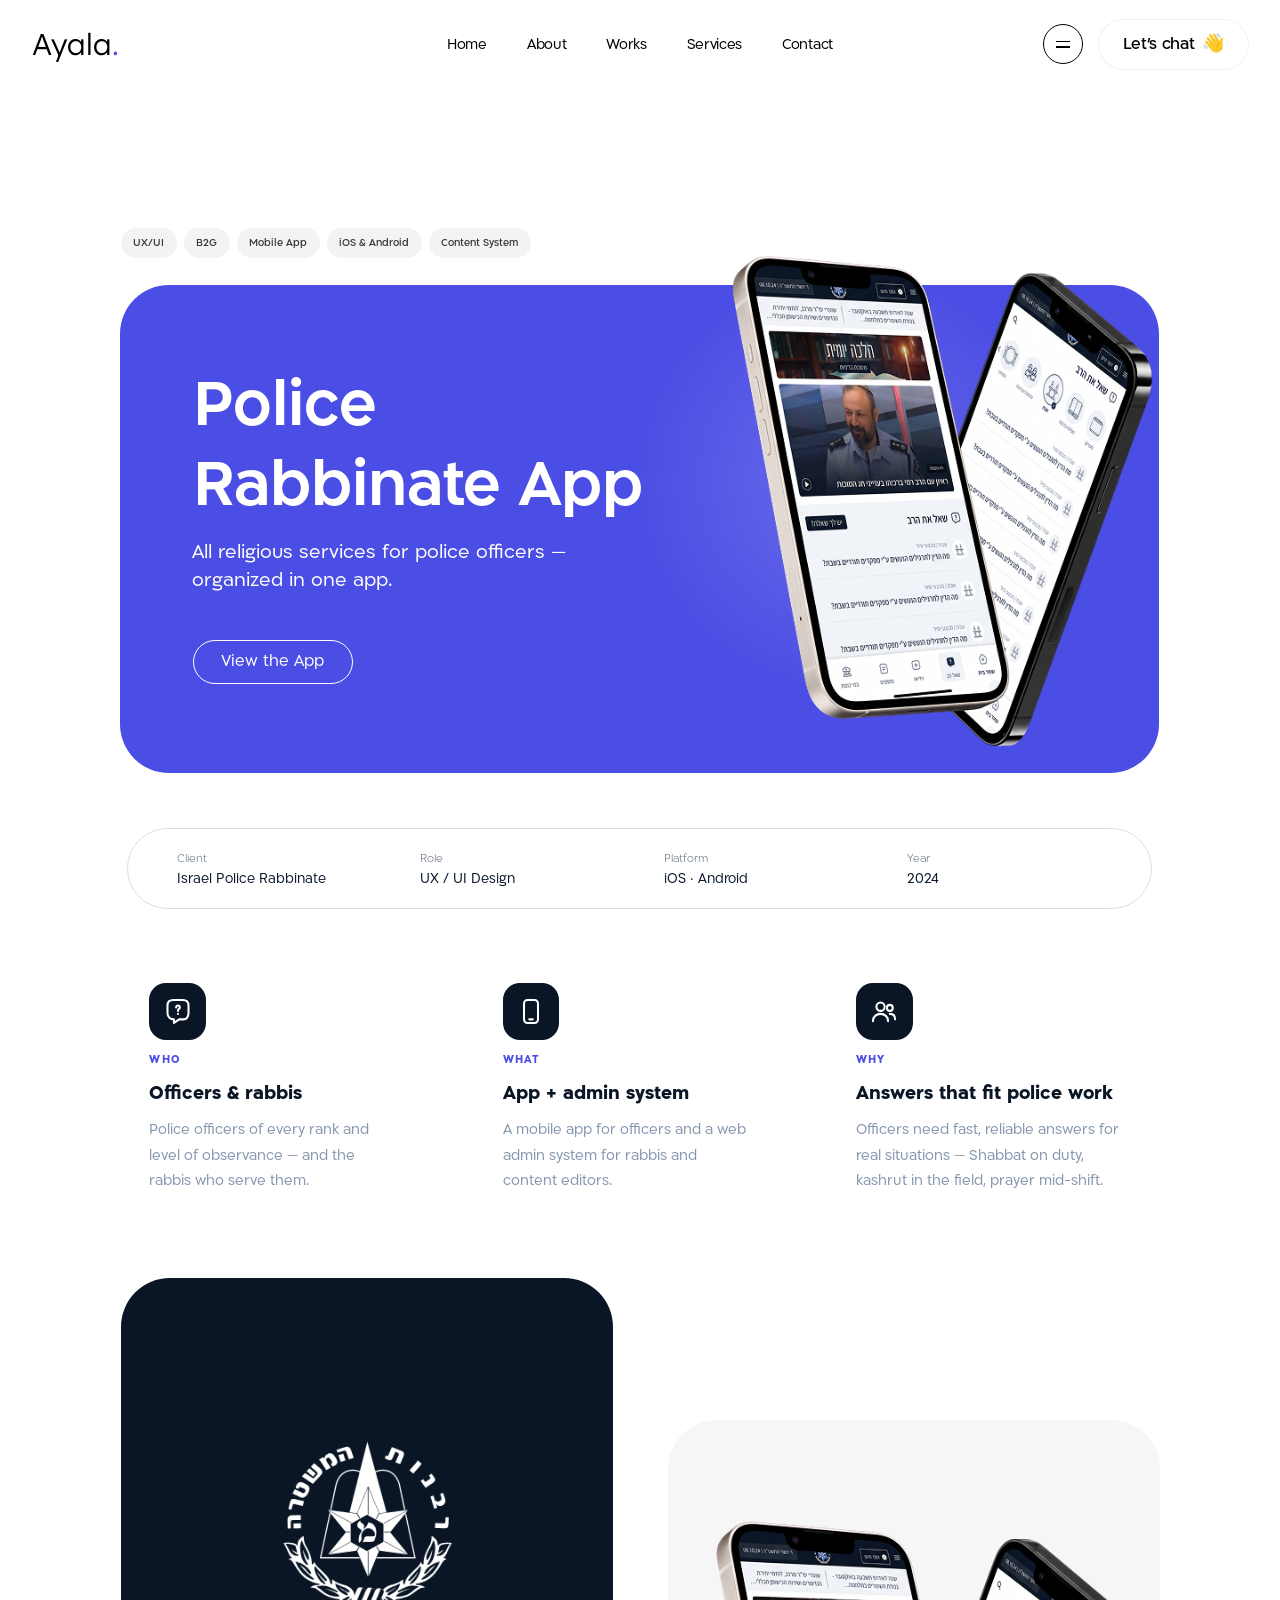
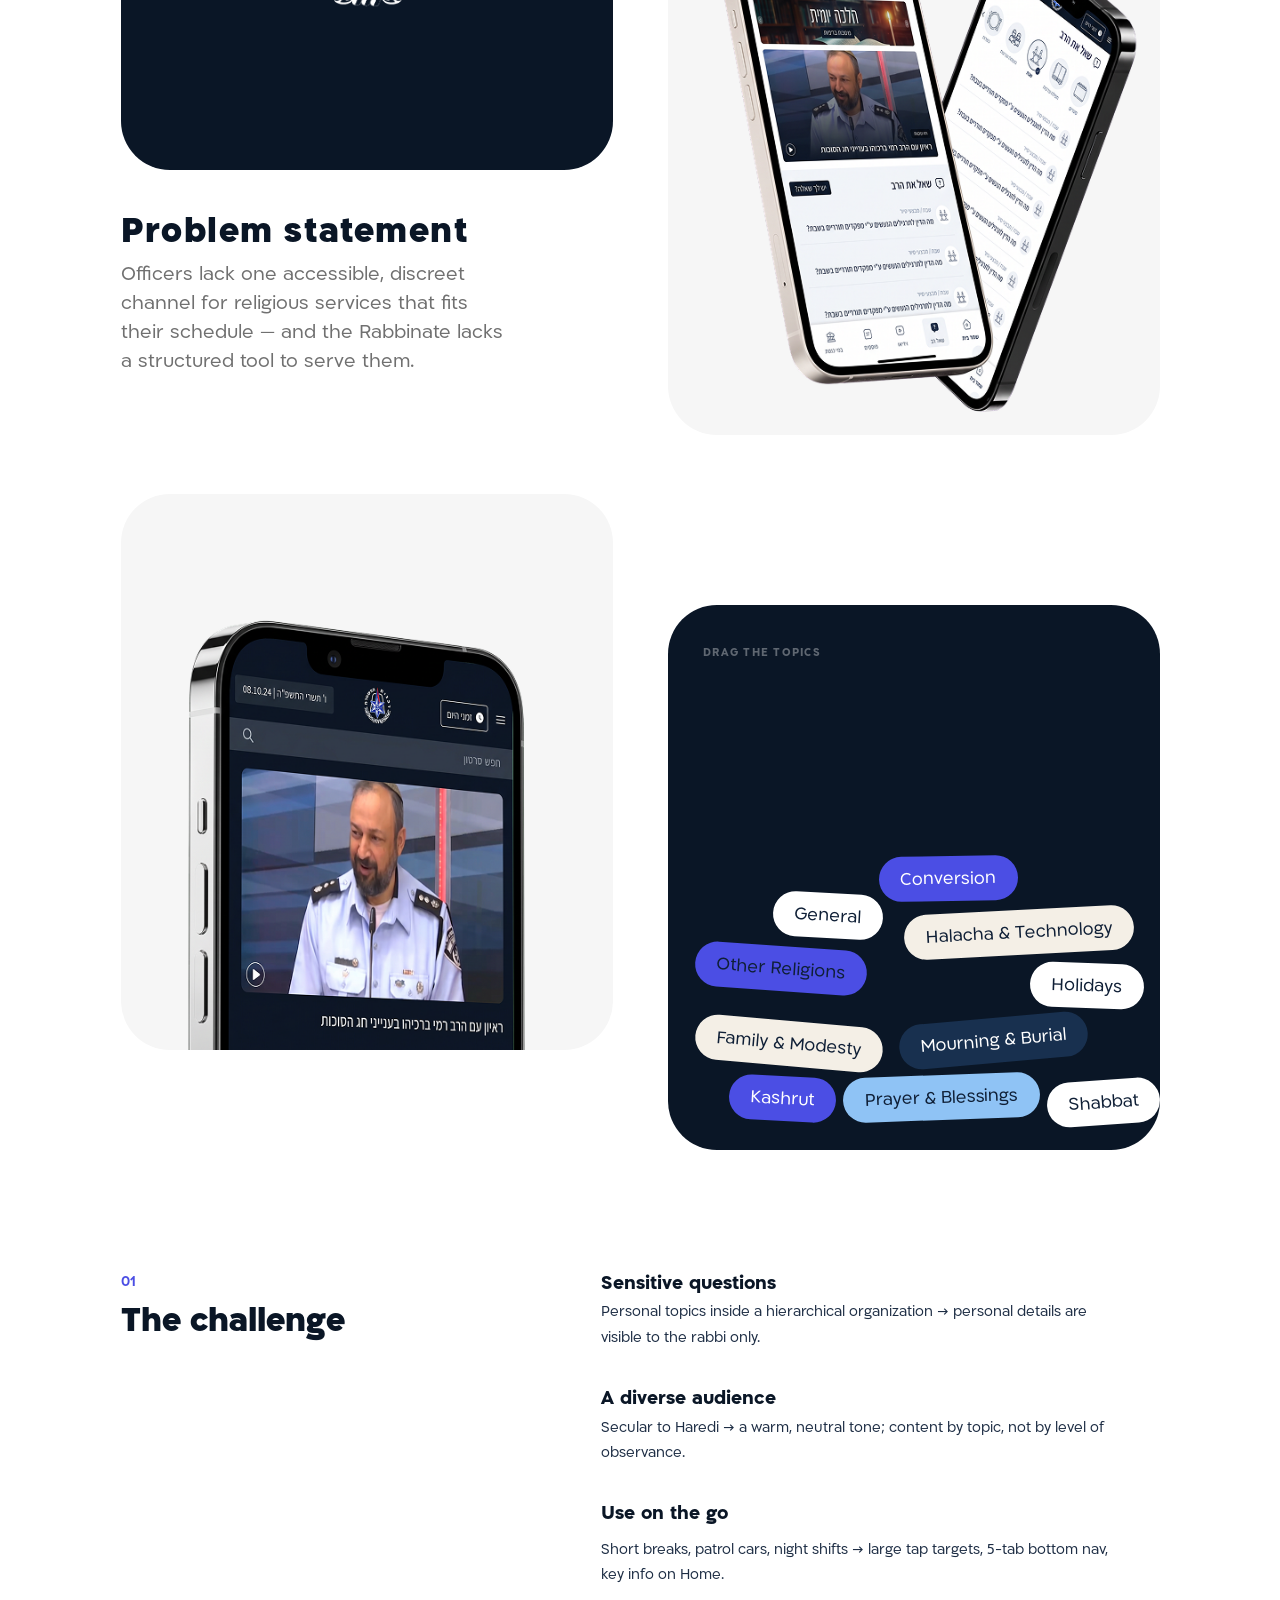
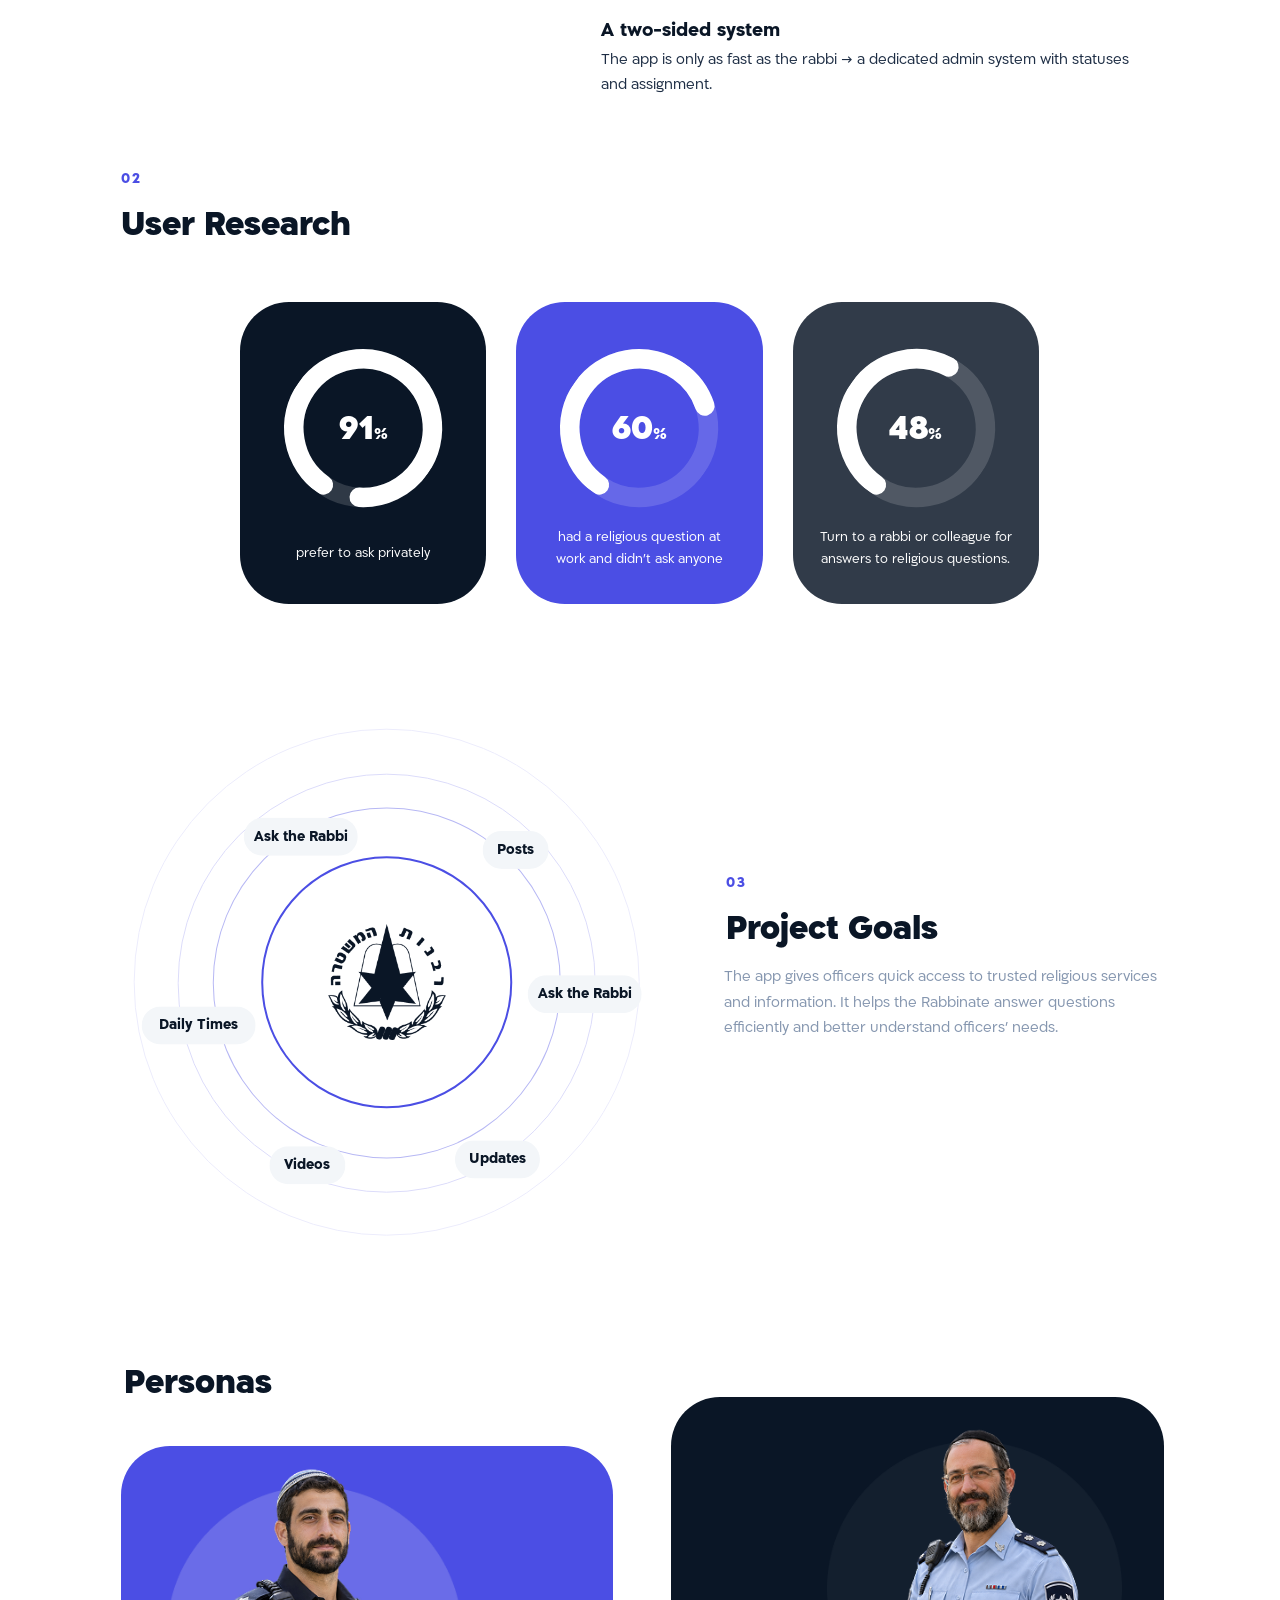
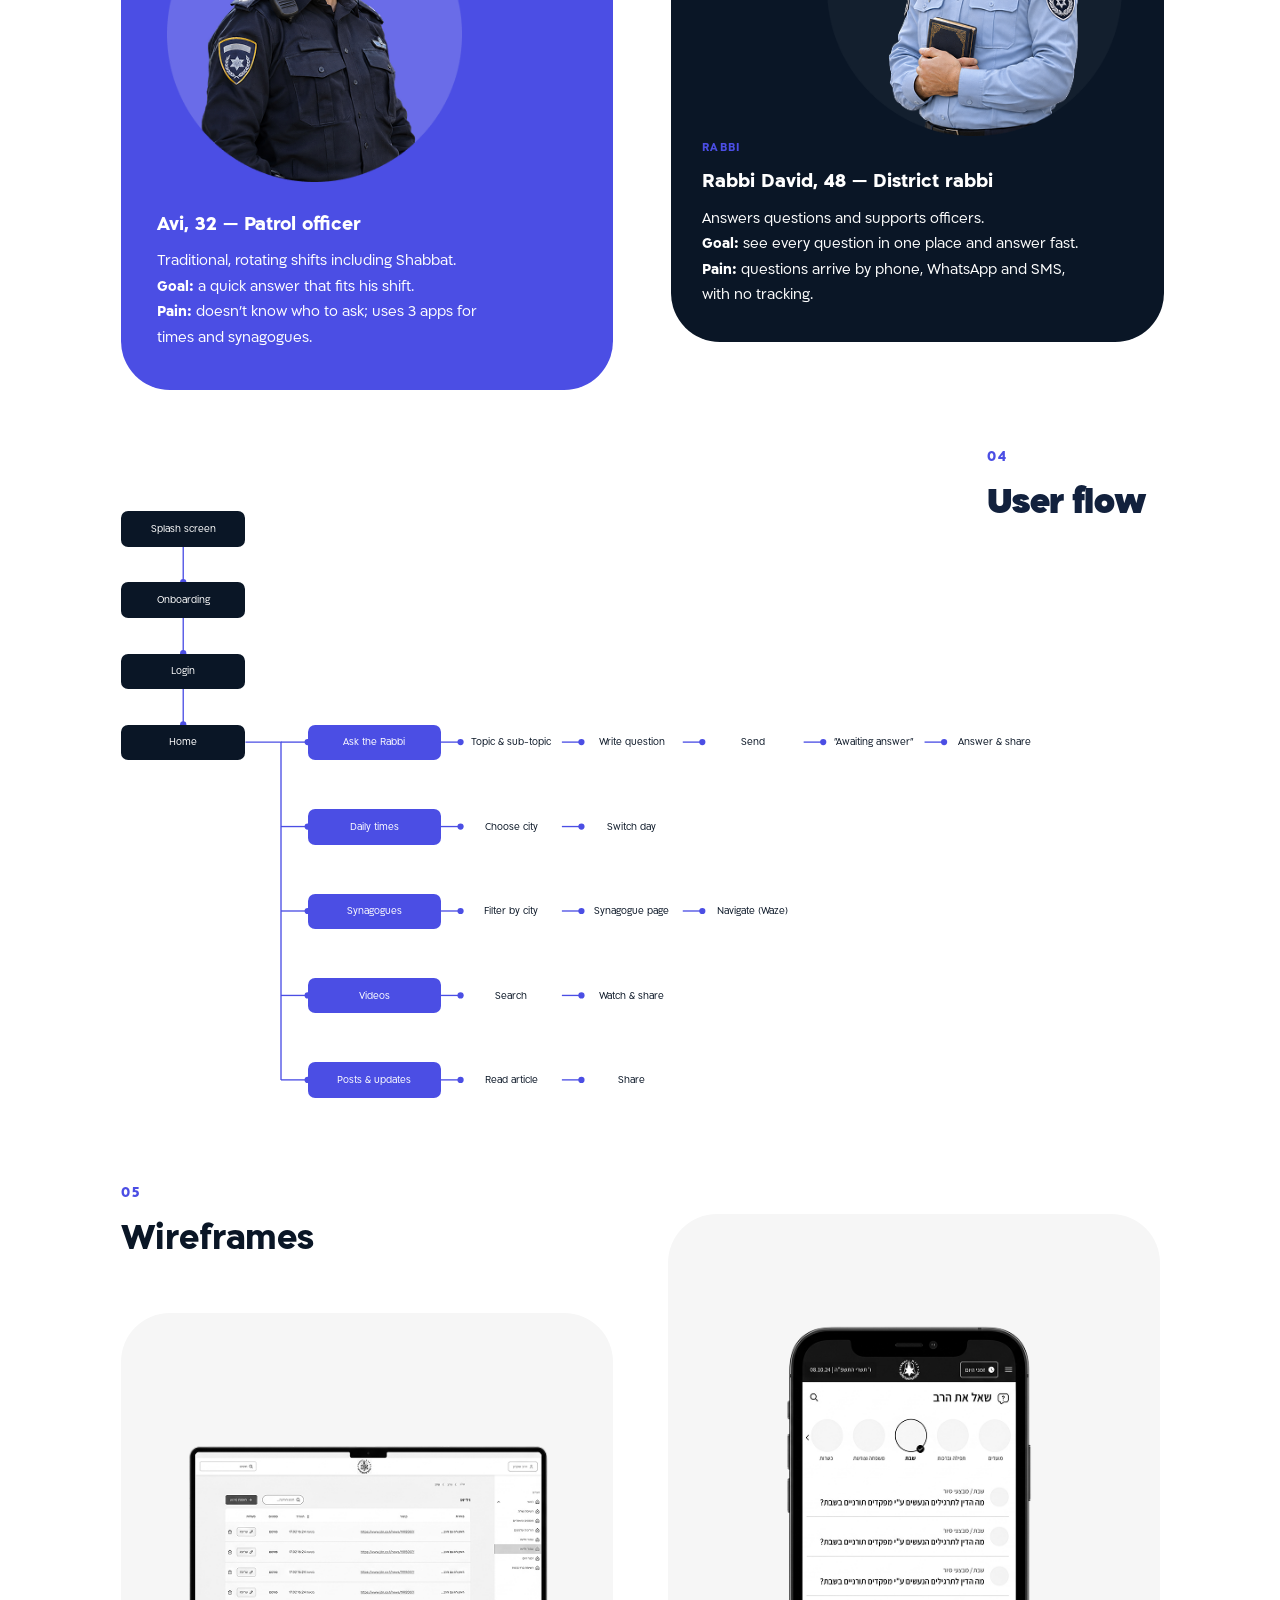
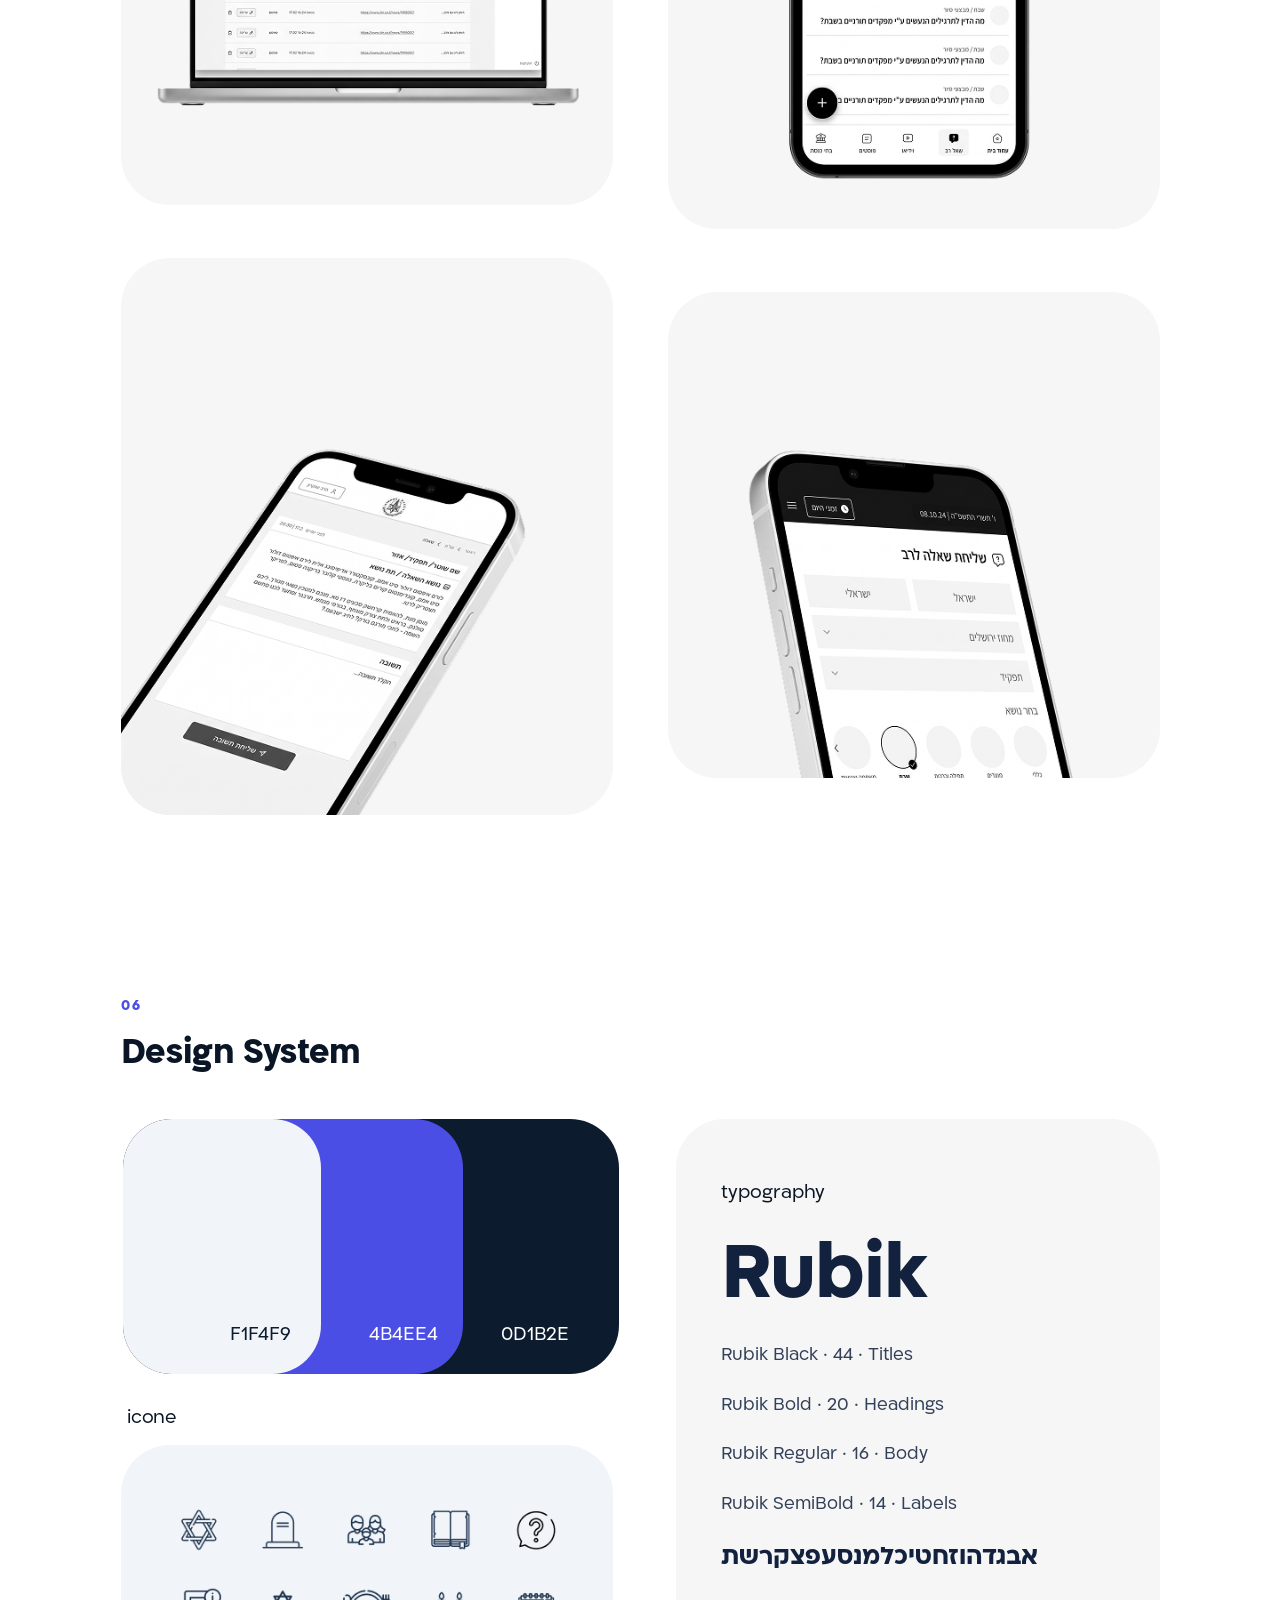
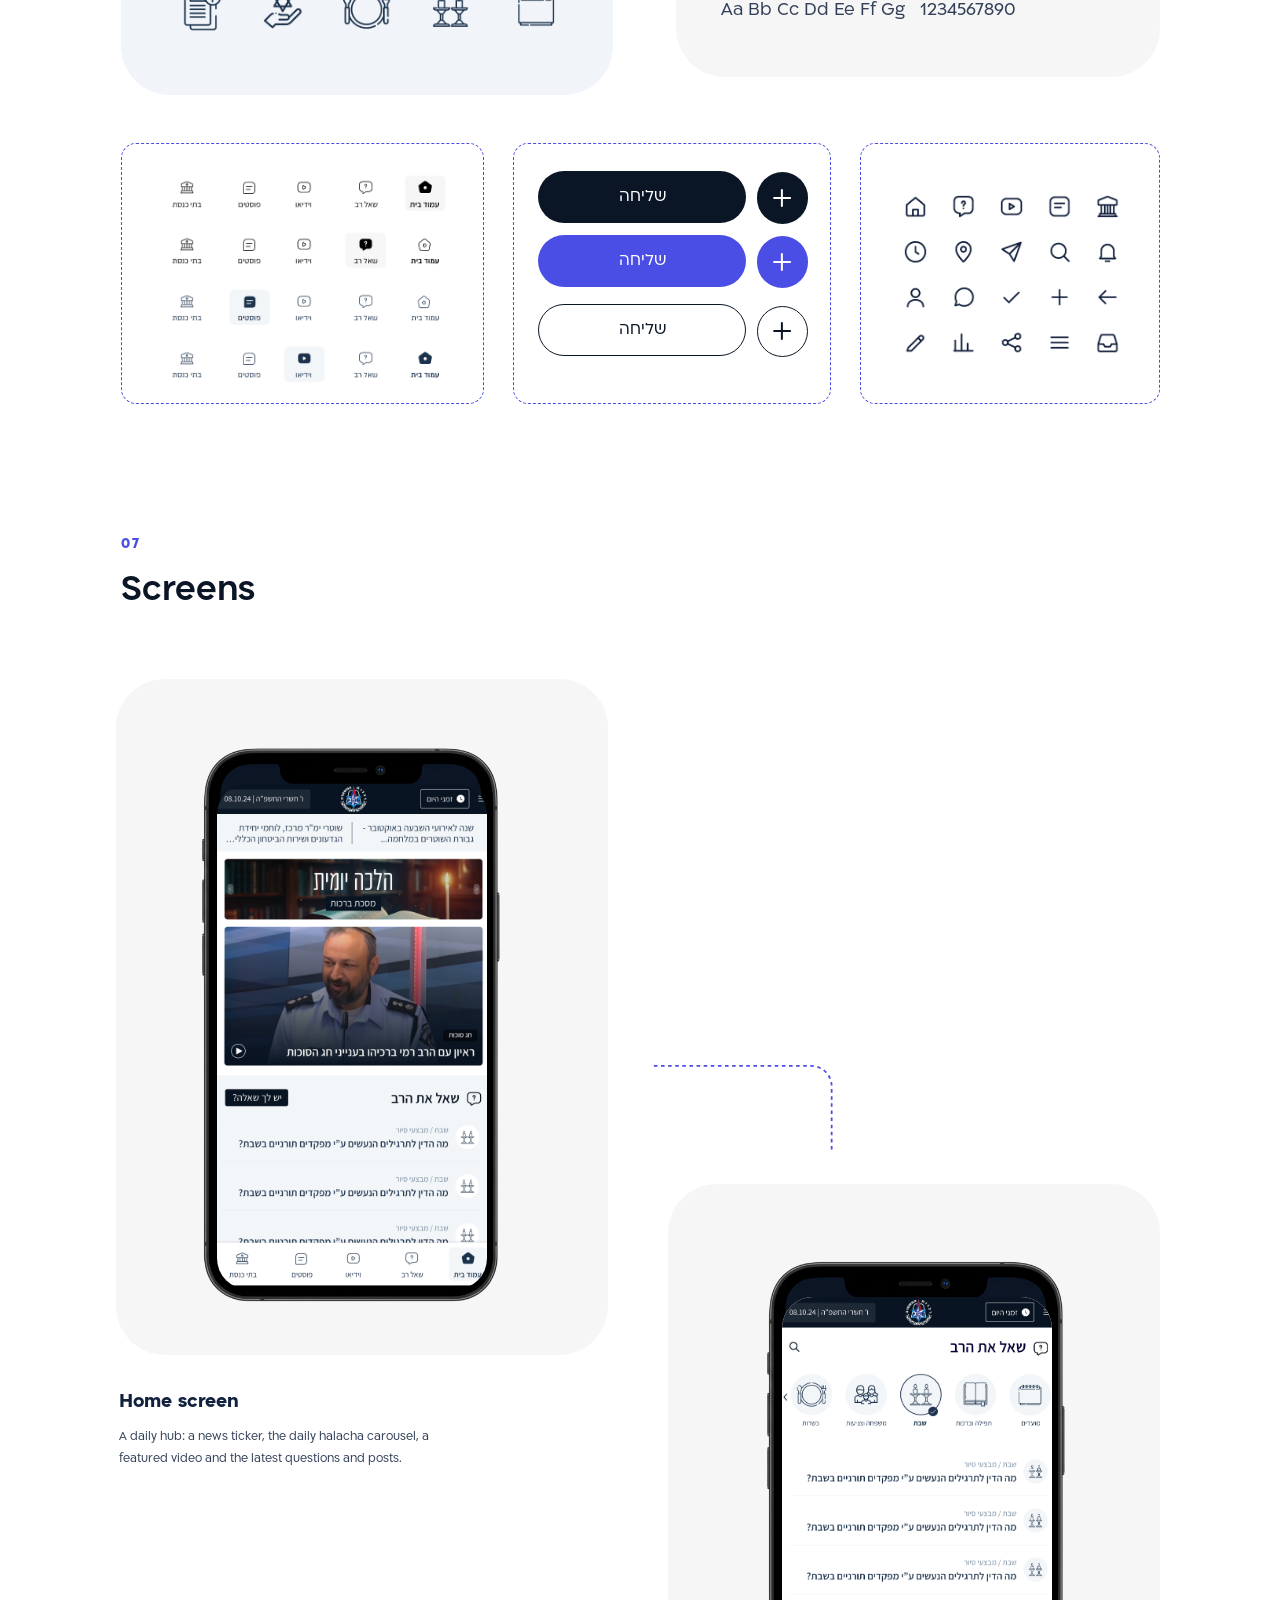
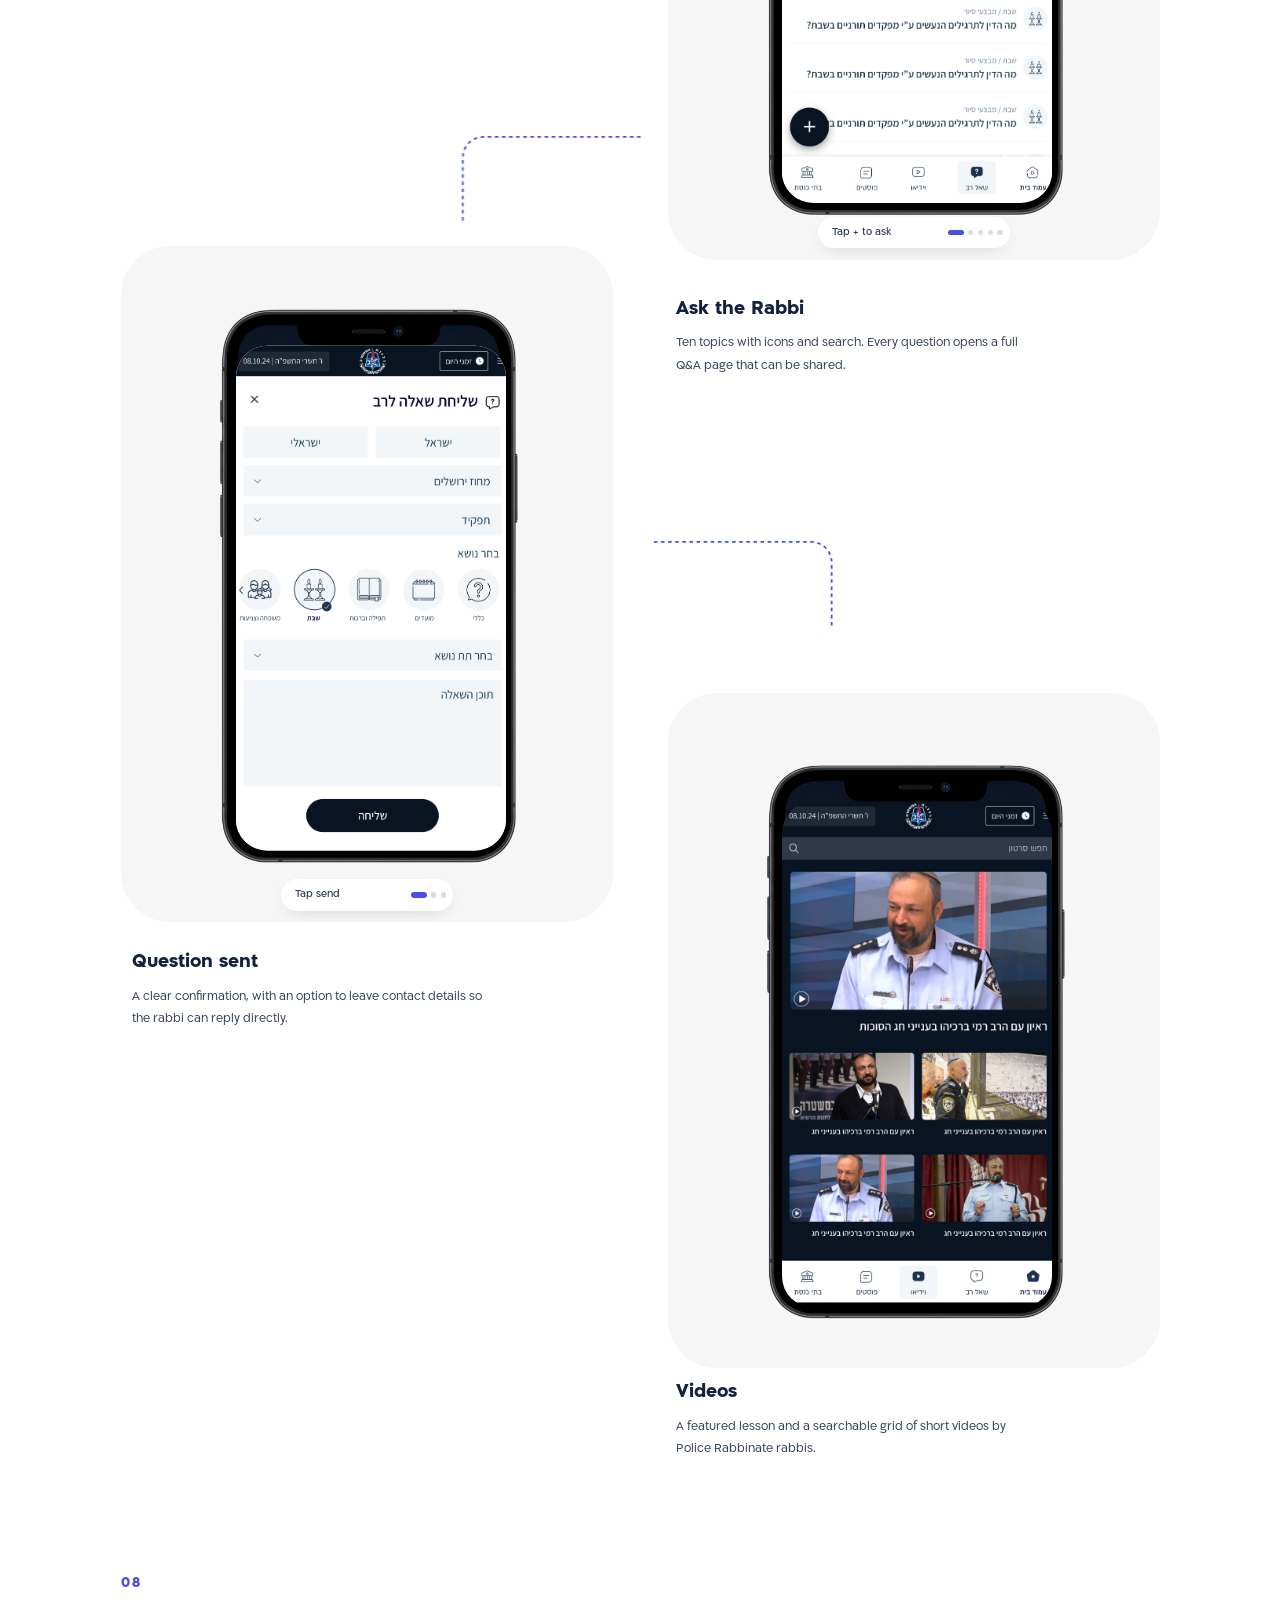
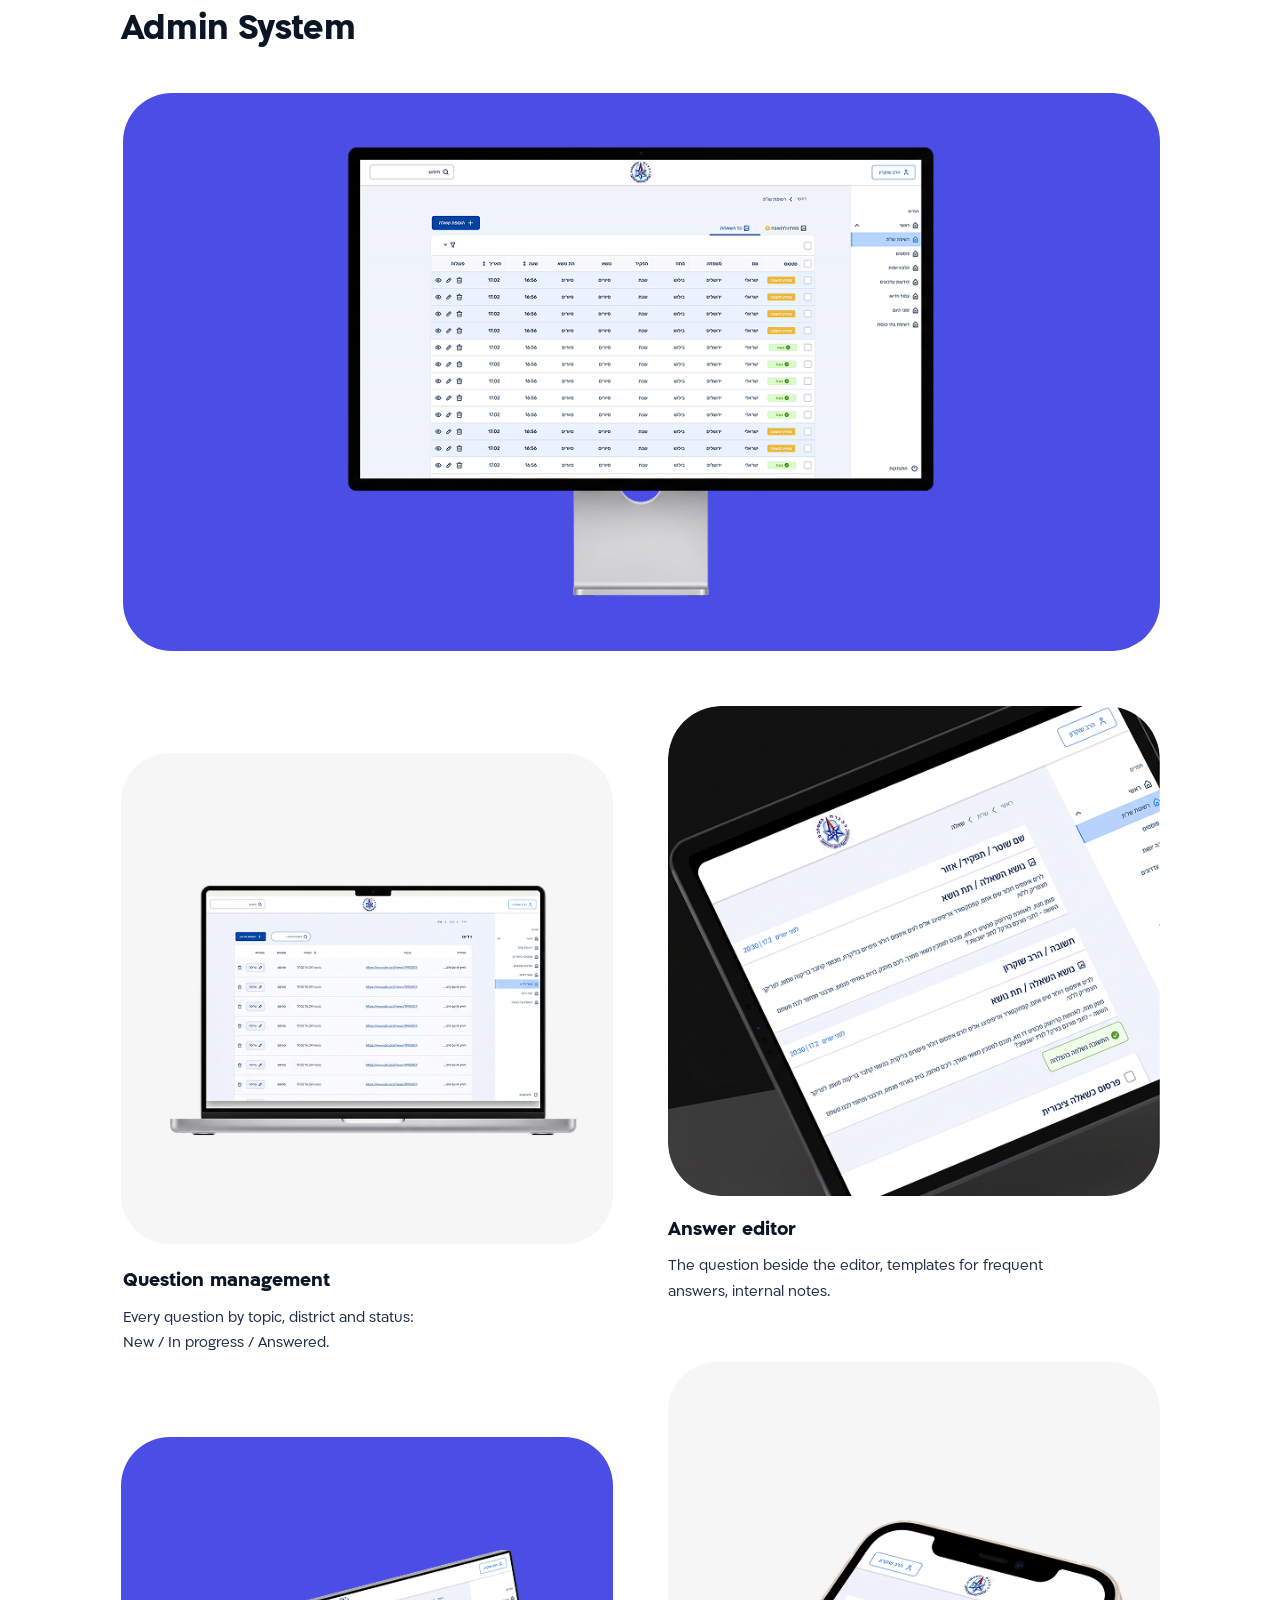
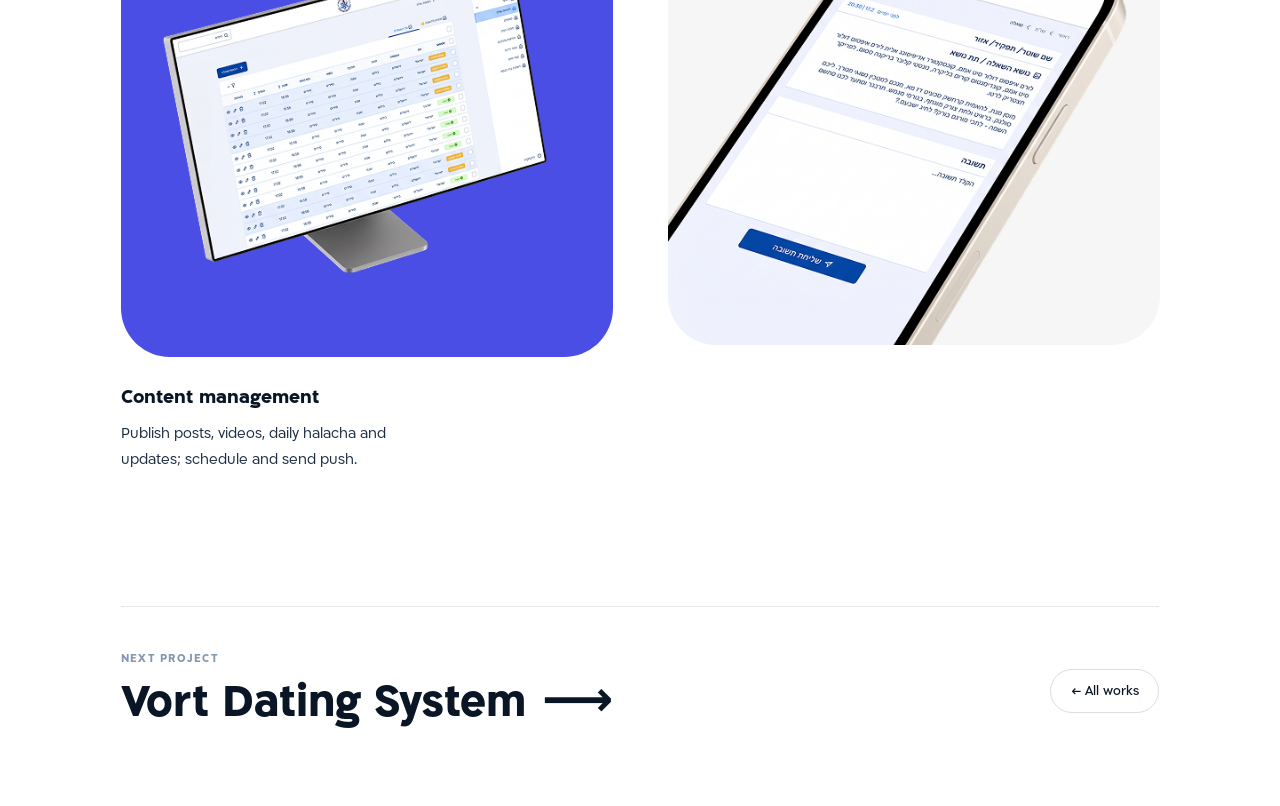
<file: police-rabbinate/index.html>
<!doctype html>
<html lang="en">
<head>
<meta charset="utf-8">
<meta name="viewport" content="width=device-width, initial-scale=1">
<title>Police Rabbinate App — ayala</title>
<meta name="description" content="UX/UI case study of the Police Rabbinate app and admin system.">
<link rel="preconnect" href="https://fonts.googleapis.com">
<link rel="preconnect" href="https://fonts.gstatic.com" crossorigin>
<link href="https://fonts.googleapis.com/css2?family=Lexend:wght@300;400&display=swap" rel="stylesheet">
<link rel="stylesheet" href="styles.css">
<link rel="stylesheet" href="site-header.css">
</head>
<body>


<div class="progress" aria-hidden="true"><span></span></div>
<header class="sh" id="header">
  <div class="sh-row">
    <a class="sh-logo" href="../" aria-label="Ayala – home">Ayala<span>.</span></a>
    <nav class="sh-nav" aria-label="Main">
      <a href="../">Home</a>
      <a href="../#about">About</a>
      <a href="../#works">Works</a>
      <a href="../#services">Services</a>
      <a href="../#contact">Contact</a>
    </nav>
    <div class="sh-actions">
      <button class="sh-menu" type="button" aria-label="Open menu" aria-expanded="false" aria-controls="sh-overlay"><span></span><span></span></button>
      <a class="sh-pill" href="https://wa.me/972534167936" target="_blank" rel="noopener">Let’s chat <span class="sh-wave" aria-hidden="true">👋</span></a>
    </div>
  </div>
</header>

<div class="sh-overlay" id="sh-overlay" hidden>
  <nav aria-label="Menu">
    <a href="../"><small>01</small>Home</a>
    <a href="../#about"><small>02</small>About</a>
    <a href="../#works"><small>03</small>Works</a>
    <a href="../#services"><small>04</small>Services</a>
    <a href="../#contact"><small>05</small>Contact</a>
  </nav>
</div>

<div class="page" id="page">
<div class="wrap">

  <!-- ============ HERO ============ -->
  <div class="tags">
    <span class="r" style="--d:0">UX/UI</span><span class="r" style="--d:1">B2G</span><span class="r" style="--d:2">Mobile App</span><span class="r" style="--d:3">iOS &amp; Android</span><span class="r" style="--d:4">Content System</span>
  </div>

  <section class="hero" id="hero">
    <div class="hero-card">
      <h1 class="hero-title"><span class="line"><span>Police</span></span><span class="line"><span>Rabbinate App</span></span></h1>
      <p class="hero-sub r" style="--d:3">All religious services for police officers — organized in one app.</p>
      <div class="r" style="--d:4"><a class="hero-btn magnetic" href="#screens"><span>View the App</span></a></div>
    </div>
    <div class="hero-phones" id="heroPhones">
      <img src="1-purple-b%202.png" alt="Police Rabbinate app on two phones" width="554" height="683">
    </div>
  </section>

  <!-- ============ META ============ -->
  <div class="meta r">
    <div><small>Client</small><b>Israel Police Rabbinate</b></div>
    <div><small>Role</small><b>UX / UI Design</b></div>
    <div><small>Platform</small><b>iOS · Android</b></div>
    <div><small>Year</small><b>2024</b></div>
  </div>

  <!-- ============ WHO / WHAT / WHY ============ -->
  <section class="features">
    <article class="feat r" style="--d:0">
      <div class="chip"><img src="assets/icon-ask.svg" alt=""></div>
      <span class="eyebrow">WHO</span>
      <h3>Officers &amp; rabbis</h3>
      <p style="width:276px">Police officers of every rank and level of observance — and the rabbis who serve them.</p>
    </article>
    <article class="feat r" style="--d:1">
      <div class="chip"><img src="assets/icon-phone.svg" alt=""></div>
      <span class="eyebrow">WHAT</span>
      <h3>App + admin system</h3>
      <p style="width:283px">A mobile app for officers and a web admin system for rabbis and content editors.</p>
    </article>
    <article class="feat r" style="--d:2">
      <div class="chip"><img src="assets/icon-users.svg" alt=""></div>
      <span class="eyebrow">WHY</span>
      <h3>Answers that fit police work</h3>
      <p>Officers need fast, reliable answers for real situations — Shabbat on duty, kashrut in the field, prayer mid-shift.</p>
    </article>
  </section>

  <!-- ============ PROBLEM + TOPICS ============ -->
  <section class="two sec-problem">
    <div class="col">
      <div class="card dark logo-card r">
        <img class="police-logo" src="Group%201000003290.png" alt="Police Rabbinate emblem" width="198" height="192">
      </div>
      <h2 class="problem-title r">Problem statement</h2>
      <p class="problem-body r">Officers lack one accessible, discreet channel for religious services that fits their schedule — and the Rabbinate lacks a structured tool to serve them.</p>
      <div class="card grey img-card r" style="height:626px;margin-top:133px">
        <img class="par" src="2-green-b%201.png" alt="" style="left:0;top:46px;width:552px;height:580px">
      </div>
    </div>
    <div class="col" style="padding-top:159px">
      <div class="card grey img-card r" style="height:692px">
        <img class="par" src="1-purple-b%202.png" alt="" style="left:12px;top:0;width:554px;height:683px">
      </div>
      <div class="card dark topics r" id="topics" style="height:613px;margin-top:192px">
        <div class="stage" data-w="554" data-h="613">
          <div class="tp" style="left:117px;top:321px;width:126px;height:56px;--r:3deg"><span class="t-white">General</span></div>
          <div class="tp" style="left:261px;top:336px;width:269px;height:64px;--r:-3deg"><span class="t-cream">Halacha &amp; Technology</span></div>
          <div class="tp" style="left:27px;top:377px;width:201px;height:64px;--r:4deg"><span class="t-purple-dark">Other Religions</span></div>
          <div class="tp" style="left:236px;top:281px;width:160px;height:53px;--r:-1deg"><span class="t-purple">Conversion</span></div>
          <div class="tp" style="left:253px;top:455px;width:227px;height:69px;--r:-5deg"><span class="t-navy">Mourning &amp; Burial</span></div>
          <div class="tp" style="left:404px;top:400px;width:136px;height:55px;--r:2deg"><span class="t-white">Holidays</span></div>
          <div class="tp" style="left:23px;top:458px;width:226px;height:69px;--r:5deg"><span class="t-cream">Family &amp; Modesty</span></div>
          <div class="tp" style="left:191px;top:525px;width:233px;height:58px;--r:-2deg"><span class="t-blue">Prayer &amp; Blessings</span></div>
          <div class="tp" style="left:66px;top:527px;width:127px;height:56px;--r:3deg"><span class="t-purple">Kashrut</span></div>
          <div class="tp" style="left:424px;top:530px;width:133px;height:59px;--r:-4deg"><span class="t-white">Shabbat</span></div>
          <p class="drag-hint">Drag the topics</p>
        </div>
      </div>
    </div>
  </section>

  <!-- ============ CHALLENGE ============ -->
  <section class="challenge">
    <h2 class="ch-head r"><span class="num">01</span>The challenge</h2>
    <div class="ch-list">
      <div class="ch-item r" style="width:572px"><h4>Sensitive questions</h4><p>Personal topics inside a hierarchical organization → personal details are visible to the rabbi only.</p></div>
      <div class="ch-item r" style="margin-top:39px"><h4>A diverse audience</h4><p>Secular to Haredi → a warm, neutral tone; content by topic, not by level of observance.</p></div>
      <div class="ch-item r" style="margin-top:38px;width:603px"><h4>Use on the go</h4><p style="margin-top:12px">Short breaks, patrol cars, night shifts → large tap targets, 5-tab bottom nav, key info on Home.</p></div>
      <div class="ch-item r" style="margin-top:33px"><h4>A two-sided system</h4><p>The app is only as fast as the rabbi → a dedicated admin system with statuses and assignment.</p></div>
    </div>
  </section>

  <!-- ============ USER RESEARCH ============ -->
  <section class="research">
    <div class="sec-head r"><span class="num">02</span><h2 class="h-xb">User Research</h2></div>
    <div class="stats">
      <div class="stat r" style="--bg:#0a1626;--d:0" data-v="91">
        <svg viewBox="0 0 178 178"><circle class="trk" cx="89" cy="89" r="78"/><circle class="arc" cx="89" cy="89" r="78"/></svg>
        <div class="val"><b>0</b><i>%</i></div>
        <p style="top:272px;width:auto;white-space:nowrap">prefer to ask privately</p>
      </div>
      <div class="stat r" style="--bg:#4b4ee4;--d:1" data-v="60">
        <svg viewBox="0 0 178 178"><circle class="trk" cx="89" cy="89" r="78"/><circle class="arc" cx="89" cy="89" r="78"/></svg>
        <div class="val"><b>0</b><i>%</i></div>
        <p style="width:216px">had a religious question at work and didn't ask anyone</p>
      </div>
      <div class="stat r" style="--bg:#313b49;--d:2" data-v="48">
        <svg viewBox="0 0 178 178"><circle class="trk" cx="89" cy="89" r="78"/><circle class="arc" cx="89" cy="89" r="78"/></svg>
        <div class="val"><b>0</b><i>%</i></div>
        <p style="width:246px">Turn to a rabbi or colleague for answers to religious questions.</p>
      </div>
    </div>
  </section>

  <!-- ============ PROJECT GOALS ============ -->
  <section class="goals">
    <div class="orbit-wrap">
      <div class="stage" data-w="590" data-h="570">
        <div class="ring r4"></div><div class="ring r3"></div><div class="ring r2"></div><div class="ring r1"></div>
        <div class="goal-logo"></div>
        <div class="orbit" id="orbit">
          <span class="gp" style="left:249px;top:28px;width:96px">Updates</span>
          <span class="gp" style="left:52px;top:135px;width:128px">Ask the Rabbi</span>
          <span class="gp" style="left:440px;top:135px;width:85px">Videos</span>
          <span class="gp" style="left:60px;top:314px;width:74px">Posts</span>
          <span class="gp" style="left:440px;top:333px;width:128px">Daily Times</span>
          <span class="gp" style="left:231px;top:453px;width:128px">Ask the Rabbi</span>
        </div>
      </div>
    </div>
    <div class="goals-text">
      <div class="sec-head r"><span class="num">03</span><h2 class="h-ub">Project Goals</h2></div>
      <p class="r">The app gives officers quick access to trusted religious services and information. It helps the Rabbinate answer questions efficiently and better understand officers’ needs.</p>
    </div>
  </section>

  <!-- ============ PERSONAS ============ -->
  <section class="two personas">
    <div class="col">
      <h2 class="personas-title r">Personas</h2>
      <article class="card purple persona r" style="margin-top:39px">
        <img class="p-photo" src="Group%201261152370.png" alt="Avi, patrol officer" style="left:52px;top:14px;width:332px;height:364px">
        <div class="p-text" style="left:41px;top:411px;width:395px">
          <h3>Avi, 32 — Patrol officer</h3>
          <p>Traditional, rotating shifts including Shabbat.<br><b>Goal:</b> a quick answer that fits his shift.<br><b>Pain:</b> doesn't know who to ask; uses 3 apps for times and synagogues.</p>
        </div>
      </article>
    </div>
    <div class="col" style="padding-top:47px">
      <article class="card dark persona r" style="margin-left:4px">
        <img class="p-photo" src="Group%201261152376.png" alt="Rabbi David, district rabbi" style="left:175px;top:34px;width:332px;height:348px">
        <div class="p-text" style="left:35px;top:385px;width:424px">
          <span class="eyebrow">RABBI</span>
          <h3>Rabbi David, 48 — District rabbi</h3>
          <p>Answers questions and supports officers.<br><b>Goal:</b> see every question in one place and answer fast.<br><b>Pain:</b> questions arrive by phone, WhatsApp and SMS, with no tracking.</p>
        </div>
      </article>
    </div>
  </section>

  <!-- ============ USER FLOW ============ -->
  <section class="flow">
    <div class="sec-head flow-head r"><span class="num">04</span><h2 class="h-black">User flow</h2></div>
    <div class="flow-scroll">
      <div class="flow-stage" id="flow">
        <svg class="flow-lines" width="1040" height="660" viewBox="0 0 1040 660" fill="none">
          <g stroke="#4b4ee4" stroke-width="1.5">
            <path class="fl" style="--i:0" d="M70 40 V80"/>
            <path class="fl" style="--i:1" d="M70 120 V160"/>
            <path class="fl" style="--i:2" d="M70 200 V240"/>
            <path class="fl" style="--i:3" d="M140 260 H180 V640"/>
            <path class="fl" style="--i:4" d="M180 260 H210"/><path class="fl" style="--i:4" d="M180 355 H210"/><path class="fl" style="--i:4" d="M180 450 H210"/><path class="fl" style="--i:4" d="M180 545 H210"/><path class="fl" style="--i:4" d="M180 640 H210"/>
            <path class="fl" style="--i:5" d="M360 260 H382"/><path class="fl" style="--i:5" d="M360 355 H382"/><path class="fl" style="--i:5" d="M360 450 H382"/><path class="fl" style="--i:5" d="M360 545 H382"/><path class="fl" style="--i:5" d="M360 640 H382"/>
            <path class="fl" style="--i:6" d="M496 260 H518"/><path class="fl" style="--i:6" d="M496 355 H518"/><path class="fl" style="--i:6" d="M496 450 H518"/><path class="fl" style="--i:6" d="M496 545 H518"/><path class="fl" style="--i:6" d="M496 640 H518"/>
            <path class="fl" style="--i:7" d="M632 260 H654"/><path class="fl" style="--i:7" d="M632 450 H654"/>
            <path class="fl" style="--i:8" d="M768 260 H790"/>
            <path class="fl" style="--i:9" d="M904 260 H926"/>
          </g>
          <g fill="#4b4ee4" class="fdots">
            <circle style="--i:0" cx="70" cy="80" r="3.5"/><circle style="--i:1" cx="70" cy="160" r="3.5"/><circle style="--i:2" cx="70" cy="240" r="3.5"/>
            <circle style="--i:4" cx="210" cy="260" r="3.5"/><circle style="--i:4" cx="210" cy="355" r="3.5"/><circle style="--i:4" cx="210" cy="450" r="3.5"/><circle style="--i:4" cx="210" cy="545" r="3.5"/><circle style="--i:4" cx="210" cy="640" r="3.5"/>
            <circle style="--i:5" cx="382" cy="260" r="3.5"/><circle style="--i:5" cx="382" cy="355" r="3.5"/><circle style="--i:5" cx="382" cy="450" r="3.5"/><circle style="--i:5" cx="382" cy="545" r="3.5"/><circle style="--i:5" cx="382" cy="640" r="3.5"/>
            <circle style="--i:6" cx="518" cy="260" r="3.5"/><circle style="--i:6" cx="518" cy="355" r="3.5"/><circle style="--i:6" cx="518" cy="450" r="3.5"/><circle style="--i:6" cx="518" cy="545" r="3.5"/><circle style="--i:6" cx="518" cy="640" r="3.5"/>
            <circle style="--i:7" cx="654" cy="260" r="3.5"/><circle style="--i:7" cx="654" cy="450" r="3.5"/>
            <circle style="--i:8" cx="790" cy="260" r="3.5"/><circle style="--i:9" cx="926" cy="260" r="3.5"/>
          </g>
        </svg>
        <span class="fn dk" style="top:0;--i:0">Splash screen</span>
        <span class="fn dk" style="top:80px;--i:1">Onboarding</span>
        <span class="fn dk" style="top:160px;--i:2">Login</span>
        <span class="fn dk" style="top:240px;--i:3">Home</span>
        <span class="fn pp" style="top:240px;--i:4">Ask the Rabbi</span>
        <span class="fn pp" style="top:335px;--i:4">Daily times</span>
        <span class="fn pp" style="top:430px;--i:4">Synagogues</span>
        <span class="fn pp" style="top:525px;--i:4">Videos</span>
        <span class="fn pp" style="top:620px;--i:4">Posts &amp; updates</span>

        <span class="ft" style="left:384px;top:251px;--i:5">Topic &amp; sub-topic</span>
        <span class="ft" style="left:520px;top:251px;--i:6">Write question</span>
        <span class="ft" style="left:656px;top:251px;--i:7">Send</span>
        <span class="ft" style="left:792px;top:251px;--i:8">"Awaiting answer"</span>
        <span class="ft" style="left:928px;top:251px;--i:9">Answer &amp; share</span>

        <span class="ft" style="left:384px;top:346px;--i:5">Choose city</span>
        <span class="ft" style="left:520px;top:346px;--i:6">Switch day</span>

        <span class="ft" style="left:384px;top:441px;--i:5">Filter by city</span>
        <span class="ft" style="left:520px;top:441px;--i:6">Synagogue page</span>
        <span class="ft" style="left:656px;top:441px;--i:7">Navigate (Waze)</span>

        <span class="ft" style="left:384px;top:536px;--i:5">Search</span>
        <span class="ft" style="left:520px;top:536px;--i:6">Watch &amp; share</span>

        <span class="ft" style="left:384px;top:631px;--i:5">Read article</span>
        <span class="ft" style="left:520px;top:631px;--i:6">Share</span>
      </div>
    </div>
  </section>

  <!-- ============ WIREFRAMES ============ -->
  <section class="two wireframes">
    <div class="col">
      <div class="sec-head r"><span class="num">05</span><h2 class="h-b">Wireframes</h2></div>
      <div class="card grey img-card r" style="height:553px;margin-top:60px">
        <img class="par" src="3-macbook-cream-a%202.png" alt="Admin wireframe on laptop" style="left:31px;top:100px;width:492px;height:344px">
      </div>
      <div class="card grey img-card r" style="height:626px;margin-top:60px">
        <img class="par" src="6-cream-answer-b%202.png" alt="Answer screen wireframe" style="left:0;top:117px;width:509px;height:509px;border-radius:56px">
      </div>
    </div>
    <div class="col" style="padding-top:38px">
      <div class="card grey img-card r" style="height:692px">
        <img class="par" src="3-lavender-a%201.png" alt="Ask the Rabbi wireframe" style="left:120px;top:111px;width:300px;height:522px;object-position:bottom">
      </div>
      <div class="card grey img-card r" style="height:547px;margin-top:70px">
        <img class="par" src="2-cream-b%201.png" alt="Send question wireframe" style="left:42px;top:90px;width:457px;height:457px">
      </div>
    </div>
  </section>

  <!-- ============ DESIGN SYSTEM ============ -->
  <section class="ds">
    <div class="sec-head r"><span class="num">06</span><h2 class="h-b">Design System</h2></div>
    <div class="two" style="margin-top:51px">
      <div class="col">
        <div class="swatches r" id="swatches">
          <button class="sw sw-navy" data-hex="#0D1B2E"><span>0D1B2E</span></button>
          <button class="sw sw-purple" data-hex="#4B4EE4"><span>4B4EE4</span></button>
          <button class="sw sw-light" data-hex="#F1F4F9"><span>F1F4F9</span></button>
        </div>
        <p class="icone r">ICONE</p>
        <div class="card icons-card r">
          <img src="assets/ds-icons.png" alt="Topic icon set" width="453" height="164">
        </div>
      </div>
      <div class="col">
        <div class="card grey typo r">
          <p class="t-label">typography</p>
          <p class="t-big">Rubik</p>
          <p class="t-row">Rubik Black · 44 · Titles</p>
          <p class="t-row">Rubik Bold · 20 · Headings</p>
          <p class="t-row">Rubik Regular · 16 · Body</p>
          <p class="t-row">Rubik SemiBold · 14 · Labels</p>
          <p class="t-heb" dir="rtl">אבגדהוזחטיכלמנסעפצקרשת</p>
          <p class="t-row" style="white-space:pre">Aa Bb Cc Dd Ee Ff Gg   1234567890</p>
        </div>
      </div>
    </div>
    <div class="ds-row">
      <div class="dbox r" style="width:408px;--d:0">
        <img src="assets/nav-1.png" alt="" style="left:37px;top:30px">
        <img src="assets/nav-2.png" alt="" style="left:37px;top:94px">
        <img src="assets/nav-3.png" alt="" style="left:37px;top:158px">
        <img src="assets/nav-4.png" alt="" style="left:37px;top:222px">
      </div>
      <div class="dbox r" style="width:358px;--d:1">
        <button class="pill p-dark" style="top:30px">שליחה</button>
        <button class="plus p-dark" style="top:31.6px" aria-label="Add"></button>
        <button class="pill p-purple" style="top:102px">שליחה</button>
        <button class="plus p-purple" style="top:103.6px" aria-label="Add"></button>
        <button class="pill p-line" style="top:180px">שליחה</button>
        <button class="plus p-line" style="top:181.6px" aria-label="Add"></button>
      </div>
      <div class="dbox r" style="width:337px;--d:2">
        <img src="assets/ds-icon-grid.png" alt="UI icon set" style="left:47px;top:56px">
      </div>
    </div>
  </section>

  <!-- ============ SCREENS ============ -->
  <section class="screens" id="screens">
    <div class="sec-head r"><span class="num">07</span><h2 class="h-db">Screens</h2></div>

    <svg class="conn" style="left:599px;top:600px" width="202" height="98" viewBox="0 0 202 98" fill="none"><path d="M1 1 H178 A23 23 0 0 1 201 24 V97"/></svg>
    <svg class="conn" style="left:384px;top:1355px;transform:scaleX(-1)" width="202" height="98" viewBox="0 0 202 98" fill="none"><path d="M1 1 H178 A23 23 0 0 1 201 24 V97"/></svg>
    <svg class="conn" style="left:599px;top:1810px" width="202" height="98" viewBox="0 0 202 98" fill="none"><path d="M1 1 H178 A23 23 0 0 1 201 24 V97"/></svg>

    <div class="scr" style="left:-6px;top:166px">
      <div class="card grey img-card r" style="width:554px;height:760px">
        <div class="lav par" style="left:78px;top:60px"><img src="assets/lavender-phone.png" alt=""></div>
        <div class="scr-over par" style="left:114px;top:107px;width:304px;height:569px"><img src="assets/screen-home.png" alt="Home screen"></div>
      </div>
      <div class="cap r" style="margin:36px 0 0 4px"><h3>Home screen</h3><p>A daily hub: a news ticker, the daily halacha carousel, a featured video and the latest questions and posts.</p></div>
    </div>

    <div class="scr" style="left:615px;top:734px">
      <div class="card grey img-card r" style="width:554px;height:760px">
        <div class="lav par" style="left:93px;top:60px"><img src="assets/lavender-phone.png" alt=""></div>
        <div class="scr-over flow-player par" data-flow style="left:129px;top:107px;width:304px;height:569px" aria-label="Animated walkthrough: writing a question to the rabbi">
          <img class="fp on" data-tap="29,482" data-hold="1900" data-fx="fade" data-label="Tap + to ask" src="assets/flow/1-list.png" alt="">
          <img class="fp" data-tap="153,348" data-hold="1700" data-fx="up" data-label="Open the sub-topics" src="assets/flow/2-compose.png" alt="">
          <img class="fp" data-tap="257,419" data-hold="1700" data-fx="fade" data-label="Pick a sub-topic" src="assets/flow/3-subtopic.png" alt="">
          <img class="fp" data-tap="244,241" data-hold="1700" data-fx="fade" data-label="Choose your role" src="assets/flow/4-role.png" alt="">
          <img class="fp" data-tap="153,526" data-hold="2200" data-fx="fade" data-label="Send the question" src="assets/flow/2-compose.png" alt="">
          <span class="tap"></span>
        </div>
        <div class="fp-bar"><span class="fp-label"></span><span class="fp-dots"></span></div>
      </div>
      <div class="cap r" style="margin:38px 0 0 9px;width:331px"><h3>Ask the Rabbi</h3><p>Ten topics with icons and search. Every question opens a full Q&amp;A page that can be shared.</p></div>
    </div>

    <div class="scr" style="left:0;top:1479px">
      <div class="card grey img-card r" style="width:554px;height:760px">
        <div class="lav par" style="left:93px;top:60px"><img src="assets/lavender-phone.png" alt=""></div>
        <div class="scr-over flow-player par" data-flow style="left:129px;top:107px;width:304px;height:569px" aria-label="Animated walkthrough: question sent and answered">
          <img class="fp on" data-tap="153,526" data-hold="1800" data-fx="fade" data-label="Tap send" src="assets/flow/2-compose.png" alt="">
          <img class="fp" data-tap="153,427" data-hold="2400" data-fx="pop" data-label="Question sent" src="assets/screen-sent.png" alt="">
          <img class="fp" data-hold="3400" data-fx="push" data-label="The rabbi answers" src="assets/flow/6-answer.png" alt="">
          <span class="tap"></span>
        </div>
        <div class="fp-bar"><span class="fp-label"></span><span class="fp-dots"></span></div>
      </div>
      <div class="cap r" style="margin:28px 0 0 12px"><h3>Question sent</h3><p>A clear confirmation, with an option to leave contact details so the rabbi can reply directly.</p></div>
    </div>

    <div class="scr" style="left:615px;top:1981px">
      <div class="card grey img-card r" style="width:554px;height:760px">
        <div class="lav par" style="left:93px;top:60px"><img src="assets/lavender-phone.png" alt=""></div>
        <div class="scr-over par" style="left:129px;top:107px;width:304px;height:569px"><img src="assets/screen-videos.png" alt="Videos screen"></div>
      </div>
      <div class="cap r" style="margin:10px 0 0 9px"><h3>Videos</h3><p>A featured lesson and a searchable grid of short videos by Police Rabbinate rabbis.</p></div>
    </div>
  </section>

  <!-- ============ ADMIN SYSTEM ============ -->
  <section class="admin">
    <div class="sec-head r"><span class="num">08</span><h2 class="h-b">Admin System</h2></div>
    <div class="card purple admin-hero r">
      <p class="admin-word" id="adminWord">Admin System</p>
      <img class="imac" src="1-imac-purple-full-exact%201.png" alt="Admin system on iMac" width="703" height="569">
    </div>
    <div class="two">
      <div class="col" style="padding-top:114px">
        <div class="card grey img-card r" style="height:553px">
          <img class="par" src="3-macbook-cream-a%201.png" alt="Questions list on laptop" style="left:22px;top:25px;width:514px;height:514px">
        </div>
        <div class="cap2 r" style="margin:26px 0 0 2px"><h3>Question management</h3><p style="width:340px">Every question by topic, district and status: New / In progress / Answered.</p></div>
        <div class="card purple img-card r" style="height:585px;margin-top:91px">
          <img class="par" src="4-monitor-purple-a%201.png" alt="Content management on monitor" style="left:19px;top:52px;width:492px;height:492px">
        </div>
        <div class="cap2 r" style="margin-top:31px"><h3>Content management</h3><p style="width:342px">Publish posts, videos, daily halacha and updates; schedule and send push.</p></div>
      </div>
      <div class="col" style="padding-top:62px">
        <div class="card grey img-card r" style="height:547px;overflow:visible;background:none">
          <img src="2-dark-tilted-a%201.png" alt="Answer editor on tablet" style="left:0;top:0;width:554px;height:551px;border-radius:60px">
        </div>
        <div class="cap2 r" style="margin-top:26px"><h3>Answer editor</h3><p style="width:479px">The question beside the editor, templates for frequent answers, internal notes.</p></div>
        <div class="card grey img-card r" style="height:656px;margin-top:65px">
          <img class="par" src="6-cream-answer-b%201.png" alt="Answer screen on phone" style="left:0;top:79px;width:554px;height:577px;border-radius:56px">
        </div>
      </div>
    </div>
  </section>

  <!-- ============ NEXT ============ -->
  <section class="next r">
    <div>
      <small>NEXT PROJECT</small>
      <a class="big" href="../vort/">Vort Dating System <span aria-hidden="true">⟶</span></a>
    </div>
    <a class="back" href="../#works">← All works</a>
  </section>

</div>
</div>

<div class="toast" id="toast">Copied</div>
<script src="site-header.js"></script>
<script src="script.js"></script>
</body>
</html>
</file>
<file: police-rabbinate/styles.css>
/* ============ Ploni ============ */
@font-face{font-family:"Ploni";src:url("fonts/ploni-light-aaa.otf") format("opentype");font-weight:300;font-display:swap}
@font-face{font-family:"Ploni";src:url("fonts/ploni-regular-aaa.otf") format("opentype");font-weight:400;font-display:swap}
@font-face{font-family:"Ploni";src:url("fonts/ploni-medium-aaa.otf") format("opentype");font-weight:500;font-display:swap}
@font-face{font-family:"Ploni";src:url("fonts/ploni-demibold-aaa.otf") format("opentype");font-weight:600;font-display:swap}
@font-face{font-family:"Ploni";src:url("fonts/ploni-bold-aaa.otf") format("opentype");font-weight:700;font-display:swap}
@font-face{font-family:"Ploni";src:url("fonts/ploni-ultrabold-aaa.otf") format("opentype");font-weight:800;font-display:swap}
@font-face{font-family:"Ploni";src:url("fonts/ploni-black-aaa.otf") format("opentype");font-weight:900;font-display:swap}

:root{
  --purple:#4b4ee4;
  --ink:#0a1626;
  --navy:#0d1b2e;
  --navy2:#18304f;
  --grey:#f6f6f6;
  --muted:#8596af;
  --body:#1d2d44;
  --ease:cubic-bezier(.22,1,.36,1);
  --z:1;
}
*{box-sizing:border-box;margin:0;padding:0}
html{scroll-behavior:smooth;background:#fff}
body{font-family:"Ploni",system-ui,sans-serif;color:var(--ink);background:#fff;overflow-x:hidden;-webkit-font-smoothing:antialiased}
img{display:block}
a{color:inherit;text-decoration:none}
button{font:inherit;border:0;background:none;cursor:pointer;color:inherit}

/* the design canvas is 1440 wide; scaled down by JS between 900–1440 */
.page{width:1440px;margin:0 auto;zoom:var(--z);padding-bottom:83px}
.wrap{width:1168px;margin:0 auto;position:relative}

/* progress bar */
.progress{position:fixed;inset:0 0 auto 0;height:3px;z-index:100;pointer-events:none}
.progress span{display:block;height:100%;width:100%;background:var(--purple);transform-origin:0 50%;transform:scaleX(0)}

/* ============ reveal ============ */
.r{opacity:0}
.r.in{animation:rv 1s var(--ease) calc(var(--d,0) * 90ms) both}
@keyframes rv{from{opacity:0;translate:0 34px}to{opacity:1;translate:0 0}}

/* ============ header ============ */
.nav{display:flex;justify-content:space-between;align-items:center;padding-top:42px;height:91px;position:relative;z-index:5}
.logo{font-size:36px;line-height:1.154;font-weight:400;letter-spacing:-.2px;margin-top:3px;transition:letter-spacing .4s var(--ease)}
.logo:hover{letter-spacing:1px}
.nav-right{display:flex;align-items:center}
.menu-pill{display:flex;gap:28px;align-items:center;height:41px;width:340px;padding:8px 8px 8px 28px;border:1px solid rgba(20,20,20,.08);border-radius:100px;font-size:16px;font-weight:500;color:#141414;margin-top:4px}
.menu-pill a{position:relative;line-height:24px}
.menu-pill a::after{content:"";position:absolute;left:0;right:0;bottom:-1px;height:1.5px;background:var(--purple);transform:scaleX(0);transform-origin:right;transition:transform .35s var(--ease)}
.menu-pill a:hover::after{transform:scaleX(1);transform-origin:left}
.btn-next{margin-left:12px;display:inline-flex;align-items:center;gap:8px;height:49px;width:171px;padding:0 22px;border-radius:100px;background:#141414;color:#fff;font-size:16px;font-weight:500;transition:background .3s}
.btn-next:hover{background:var(--purple)}
.btn-next .arrow{font-style:normal;transition:transform .35s var(--ease)}
.btn-next:hover .arrow{transform:translateX(5px)}
.burger{margin-left:33px;width:30px;height:30px;display:flex;flex-direction:column;justify-content:center;gap:5.5px;padding:0 3.75px}
.burger span{height:1.5px;background:#292d32;border-radius:2px;transition:transform .35s var(--ease)}
.burger:hover span:nth-child(1){transform:translateX(-3px)}
.burger:hover span:nth-child(3){transform:translateX(3px)}

/* ============ hero ============ */
.tags{display:flex;gap:8px;margin-top:158px}
.tags span{background:#f3f3f1;border-radius:100px;padding:8px 14px;font-size:13px;font-weight:500;color:#333;line-height:17px;transition:background .3s,color .3s}
.tags span:hover{background:var(--purple);color:#fff}
.hero{position:relative;margin-top:31px;margin-left:-1px;width:1169px;height:549px}
.hero-card{position:absolute;inset:0;background:var(--purple);border-radius:55px;padding:92px 0 0 82px;color:#fff;overflow:hidden}
.hero-card::before{content:"";position:absolute;width:520px;height:520px;border-radius:50%;background:radial-gradient(circle,rgba(255,255,255,.16),transparent 65%);left:var(--mx,70%);top:var(--my,40%);transform:translate(-50%,-50%);pointer-events:none;transition:left .6s var(--ease),top .6s var(--ease)}
.hero-title{font-size:80px;line-height:1.1;font-weight:600;white-space:nowrap;position:relative}
.hero-title .line{display:block;overflow:hidden;padding-bottom:2px}
.hero-title .line>span{display:inline-block;transform:translateY(105%);transition:transform 1.1s var(--ease)}
.hero-title .line:nth-child(2)>span{transition-delay:.12s}
.loaded .hero-title .line>span{transform:none}
.hero-sub{font-size:24px;line-height:1.3;width:475px;margin-top:14px;margin-left:-1px;position:relative}
.hero-btn{position:relative;display:inline-flex;align-items:center;justify-content:center;width:180px;height:49px;border:1px solid #fff;border-radius:97px;margin-top:51px;font-size:20px;line-height:1.3;overflow:hidden;isolation:isolate;transition:color .35s}
.hero-btn::before{content:"";position:absolute;inset:0;background:#fff;border-radius:inherit;transform:translateY(101%);transition:transform .45s var(--ease);z-index:-1}
.hero-btn:hover{color:var(--purple)}
.hero-btn:hover::before{transform:none}
.hero-phones{position:absolute;left:646px;top:-134px;width:554px;height:683px;pointer-events:none}
.hero-phones img{width:100%;height:100%;object-fit:cover;opacity:0;transform:translate3d(60px,40px,0) rotate(4deg);transition:opacity 1.2s var(--ease) .25s,transform 1.4s var(--ease) .25s}
.loaded .hero-phones img{opacity:1;transform:translate3d(var(--px,0px),var(--py,0px),0)}
.hero-phones .float{animation:float 6s ease-in-out infinite}
@keyframes float{50%{translate:0 -10px}}

/* ============ meta strip ============ */
.meta{display:flex;margin:62px 0 0 7px;width:1153px;height:91px;border:1px solid #ddd;border-radius:76px;padding:22px 0 0 55px}
.meta div{width:282px;display:flex;flex-direction:column}
.meta small{font-size:14px;line-height:1.6;font-weight:300;color:#5f6b7c}
.meta b{font-size:17px;line-height:1.4;font-weight:400;color:var(--navy)}

/* ============ features ============ */
.features{display:flex;gap:24px;margin-top:51px;height:302px}
.feat{flex:1;padding:32px;display:flex;flex-direction:column;gap:12px;border-radius:20px;transition:background .4s}
.feat:hover{background:#f6f7fb}
.chip{width:64px;height:64px;border-radius:19px;background:var(--ink);display:grid;place-items:center;transition:transform .5s var(--ease),background .4s}
.chip img{width:32px;height:32px}
.feat:hover .chip{transform:translateY(-4px) rotate(-6deg);background:var(--purple)}
.eyebrow{font-size:14px;line-height:1.5;font-weight:700;letter-spacing:1.4px;color:var(--purple);display:block}
.feat h3{font-size:24px;line-height:1.25;font-weight:700;color:var(--ink)}
.feat p{font-size:18px;line-height:1.6;color:var(--muted)}

/* ============ shared cards ============ */
.two{display:grid;grid-template-columns:554px 554px;column-gap:61px;align-items:start}
.col{display:flex;flex-direction:column;min-width:0}
.card{position:relative;border-radius:55px;overflow:hidden;width:554px;transition:box-shadow .5s var(--ease)}
.card.dark{background:var(--ink)}
.card.grey{background:var(--grey)}
.card.purple{background:var(--purple)}
.img-card>img,.img-card>.par{position:absolute;object-fit:cover}
.img-card>img{transition:scale .8s var(--ease)}
.img-card:hover>img{scale:1.035}
.card.r.in:hover{box-shadow:0 30px 60px -30px rgba(13,26,64,.25)}

/* problem */
.sec-problem{margin-top:62px}
.logo-card{height:553px;display:grid;place-items:center}
.police-logo{width:197.7px;height:192px;transition:transform 1.2s var(--ease)}
.logo-card:hover .police-logo{transform:rotate(-8deg) scale(1.06)}
.problem-title{font-size:44px;line-height:1.5;font-weight:800;letter-spacing:1.76px;margin-top:36px;white-space:nowrap}
.problem-body{font-size:24px;line-height:1.35;color:#707070;width:434px}

/* topics */
.topics .stage{position:absolute;left:0;top:0;width:554px;height:613px}
.tp{position:absolute;display:flex;align-items:center;justify-content:center;cursor:grab;touch-action:none;user-select:none;z-index:1}
.tp.drag{cursor:grabbing;z-index:5}
.tp span{display:block;padding:12px 24px;border-radius:999px;font-size:22px;line-height:1.2;white-space:nowrap;rotate:var(--r);transform:translateY(-640px);transition:transform 1s cubic-bezier(.34,1.45,.5,1),scale .3s var(--ease),rotate .3s var(--ease),box-shadow .3s}
.topics.in .tp span{transform:none;transition-delay:calc(var(--i) * 70ms),0s,0s,0s}
.tp:hover span{scale:1.06;rotate:0deg}
.tp.drag span{scale:1.1;box-shadow:0 18px 30px -10px rgba(0,0,0,.45);transition-delay:0s}
.t-white{background:#fff;color:#0f1f36}
.t-cream{background:#f4efe6;color:#0f1f36}
.t-purple{background:var(--purple);color:#fff}
.t-purple-dark{background:var(--purple);color:#0f1f36}
.t-navy{background:var(--navy2);color:#fff}
.t-blue{background:#8fc3f5;color:#0f1f36}
.drag-hint{position:absolute;left:40px;top:44px;font-size:14px;letter-spacing:1.4px;text-transform:uppercase;color:rgba(255,255,255,.35);font-weight:700;opacity:0;transition:opacity 1s 1.4s}
.topics.in .drag-hint{opacity:1}

/* ============ challenge ============ */
.challenge{display:grid;grid-template-columns:540px 1fr;margin-top:135px}
.ch-head{font-size:42px;font-weight:800;line-height:normal;color:var(--ink);display:flex;flex-direction:column;white-space:nowrap}
.ch-head .num{font-size:18px;font-weight:600;color:var(--purple);line-height:normal}
.ch-item{width:615px;padding-left:18px;margin-left:-18px;position:relative}
.ch-item::before{content:"";position:absolute;left:0;top:6px;width:3px;height:22px;border-radius:3px;background:var(--purple);transform:scaleY(0);transition:transform .5s var(--ease)}
.ch-item:hover::before{transform:scaleY(1)}
.ch-item h4{font-size:24px;line-height:1.25;font-weight:700;color:var(--ink)}
.ch-item p{font-size:18px;line-height:1.6;color:var(--body);margin-top:3px}

/* section heads */
.sec-head{display:flex;flex-direction:column}
.sec-head .num{font-size:18px;line-height:1.5;font-weight:700;letter-spacing:2.16px;color:var(--purple)}
.sec-head h2{font-size:44px;line-height:1.1;color:var(--ink);margin-top:14px;white-space:nowrap}
.h-xb{font-size:42px!important;font-weight:800}
.h-ub{font-size:42px!important;font-weight:800}
.h-b{font-weight:700;letter-spacing:-.44px}
.h-db{font-weight:600}
.h-black{font-weight:900;color:#12213d!important;letter-spacing:-.44px}

/* ============ research ============ */
.research{margin-top:78px}
.stats{display:flex;gap:34px;margin:64px 0 0 134px}
.stat{position:relative;width:277px;height:340px;border-radius:55px;background:var(--bg);color:#fff;transition:transform .5s var(--ease)}
.stat:hover{transform:translateY(-8px)}
.stat svg{position:absolute;left:49.5px;top:53.6px;width:178px;height:178px;transform:rotate(125deg)}
.stat circle{fill:none;stroke-width:22}
.stat .trk{stroke:rgba(255,255,255,.15)}
.stat .arc{stroke:#fff;stroke-linecap:round;stroke-dasharray:490.09;stroke-dashoffset:490.09;transition:stroke-dashoffset 1.8s var(--ease) .3s}
.stat .val{position:absolute;left:0;right:0;top:119.6px;text-align:center;font-weight:800;line-height:1.1;height:46px;display:flex;align-items:baseline;justify-content:center}
.stat .val b{font-size:42px;font-weight:800}
.stat .val i{font-size:20px;font-style:normal}
.stat p{position:absolute;left:50%;top:254px;transform:translateX(-50%);font-size:16px;line-height:1.5;text-align:center}

/* ============ goals ============ */
.goals{position:relative;margin-top:141px;height:570px}
.orbit-wrap{position:absolute;left:14px;top:0;width:590px;height:570px}
.orbit-wrap .stage{position:absolute;left:0;top:0;width:590px;height:570px}
.ring{position:absolute;border-radius:50%;left:50%;top:50%;translate:-50% -50%}
.r1{width:283px;height:283px;border:2.5px solid var(--purple);left:285px;top:285px;animation:breathe 5s ease-in-out infinite}
.r2{width:392px;height:395px;border:2px solid #b7b8f4;left:285px;top:285.5px}
.r3{width:471px;height:471px;border:2px solid #dcdcfa;left:285px;top:285.5px}
.r4{width:570px;height:570px;border:1.5px solid #ececfc;left:285px;top:285px}
@keyframes breathe{50%{scale:1.025}}
.goal-logo{position:absolute;left:215px;top:217px;width:139px;height:135px;background:var(--ink);-webkit-mask:url("Group%201000003290.png") center/contain no-repeat;mask:url("Group%201000003290.png") center/contain no-repeat}
.orbit{position:absolute;inset:0;transform-origin:285px 285px}
.gp{position:absolute;height:43px;border-radius:31px;background:#f3f6f9;display:flex;align-items:center;justify-content:center;font-size:18px;font-weight:700;line-height:1.25;white-space:nowrap;transform-origin:center;transition:background .3s,color .3s,box-shadow .3s;margin-left:-14px}
.gp:hover{background:var(--purple);color:#fff;box-shadow:0 10px 24px -8px rgba(75,78,228,.6)}
.goals-text{position:absolute;left:681px;top:160px;width:490px}
.goals-text p{font-size:18px;line-height:1.6;color:var(--muted);margin:17px 0 0 -3px;width:488px}

/* ============ personas ============ */
.personas{margin-top:134px}
.personas-title{font-size:42px;line-height:1.5;font-weight:800;margin-left:4px}
.persona{height:613px}
.p-photo{position:absolute;transition:transform .9s var(--ease)}
.persona:hover .p-photo{transform:translateY(-8px) scale(1.02)}
.p-text{position:absolute;color:#fff}
.p-text .eyebrow{margin-bottom:12px}
.p-text h3{font-size:24px;line-height:1.25;font-weight:700}
.p-text p{font-size:18px;line-height:1.6;margin-top:12px}
.p-text b{font-weight:700}

/* ============ flow ============ */
.flow{position:relative;margin-top:61px;height:735px}
.flow-head{position:absolute;left:974px;top:0}
.flow-scroll{position:absolute;left:0;top:75px}
.flow-stage{position:relative;width:1040px;height:660px}
.flow-lines{position:absolute;inset:0;overflow:visible}
.fl{stroke-dasharray:420;stroke-dashoffset:420;transition:stroke-dashoffset .9s var(--ease);transition-delay:calc(var(--i) * 140ms + 100ms)}
.fdots circle{opacity:0;transition:opacity .3s;transition-delay:calc(var(--i) * 140ms + 350ms)}
.fn,.ft{position:absolute;opacity:0;transform:translateY(8px);transition:opacity .6s var(--ease),transform .6s var(--ease),background .3s;transition-delay:calc(var(--i) * 140ms)}
.fn{left:0;width:140px;height:40px;border-radius:8px;display:grid;place-items:center;color:#fff;font-size:12px;line-height:1.5}
.fn.dk{background:var(--ink)}
.fn.pp{background:var(--purple);left:210px;width:150px}
.fn.pp:hover{background:#3a3dd0}
.ft{width:110px;text-align:center;font-size:12px;line-height:1.5;color:var(--ink)}
.flow-stage.in .fl{stroke-dashoffset:0}
.flow-stage.in .fdots circle,.flow-stage.in .fn,.flow-stage.in .ft{opacity:1;transform:none}

/* ============ wireframes ============ */
.wireframes{margin-top:93px}

/* ============ design system ============ */
.ds{margin-top:202px}
.swatches{position:relative;width:558px;height:287px;margin-left:2px}
.sw{position:absolute;top:0;height:287px;border-radius:55px;display:flex;align-items:flex-end;justify-content:center;padding-bottom:26px;font-size:24px;line-height:1.5;transition:width .6s var(--ease),left .6s var(--ease),box-shadow .4s}
.sw-navy{left:0;width:558px;background:var(--navy);color:#fff;padding-left:369px}
.sw-purple{left:114px;width:269px;background:var(--purple);color:#fff;padding-left:136px}
.sw-light{left:0;width:223px;background:#f1f4f9;color:var(--navy);padding-left:88px}
.sw span{transition:transform .4s var(--ease)}
.sw:hover span{transform:translateY(-6px)}
.swatches:hover .sw-light{width:250px}
.swatches:has(.sw-purple:hover) .sw-purple{width:300px}
.icone{font-size:24px;line-height:1.1;letter-spacing:-.24px;text-transform:lowercase;margin:36px 0 0 7px}
.icons-card{background:#f1f4f9;height:282px;margin-top:17px}
.icons-card img{position:absolute;left:51px;top:59px}
.typo{width:545px!important;height:628px;margin-left:9px;padding:66px 0 0 51px;display:flex;flex-direction:column;gap:22px}
.typo p{white-space:nowrap}
.t-label{font-size:24px;line-height:1.35}
.t-big{font-size:96.88px;line-height:1.1;font-weight:700;letter-spacing:-.97px;color:#12213d;transition:letter-spacing .6s var(--ease)}
.typo:hover .t-big{letter-spacing:2px}
.t-row{font-size:22.49px;line-height:1.5;color:#334059}
.t-heb{font-size:31.14px;line-height:1.35;font-weight:700;color:#12213d;text-align:left}
.ds-row{position:relative;height:293px;margin-top:54px}
.dbox{position:absolute;top:0;height:293px;border:.755px dashed var(--purple);border-radius:17px}
.dbox:nth-child(1){left:0}.dbox:nth-child(2){left:441px}.dbox:nth-child(3){left:832px}
.dbox img{position:absolute}
.pill{position:absolute;left:27px;width:234.5px;height:58.65px;border-radius:100px;font-size:20px;display:grid;place-items:center;transition:transform .3s var(--ease),box-shadow .3s}
.plus{position:absolute;left:273px;width:57.5px;height:57.5px;border-radius:50%;transition:transform .45s var(--ease)}
.plus::before,.plus::after{content:"";position:absolute;left:50%;top:50%;width:20px;height:2px;border-radius:2px;background:currentColor;translate:-50% -50%}
.plus::after{rotate:90deg}
.p-dark{background:#0a1626;color:#fff}
.p-purple{background:var(--purple);color:#fff}
.p-line{border:1.2px solid #0a1626;color:#0a1626}
.pill:hover{transform:translateY(-3px);box-shadow:0 12px 24px -12px rgba(10,22,38,.5)}
.plus:hover{transform:rotate(90deg)}
.pill:active,.plus:active{scale:.96}

/* ============ screens ============ */
.screens{position:relative;margin-top:144px;height:2845px}
.scr{position:absolute}
.lav{position:absolute;width:368px;height:640px;overflow:hidden}
.lav img{position:absolute;left:-40.47%;top:-1.94%;width:180.7%;height:103.92%;max-width:none}
.scr-over{position:absolute;border-radius:35.1px;overflow:hidden}
.scr-over img{position:absolute;left:-1.81%;top:0;width:104.57%;height:99.12%;max-width:none;object-fit:cover}
/* ask-the-rabbi animated walkthrough */
.flow-player{background:#fff;isolation:isolate}
.flow-player .fp{opacity:0;z-index:1;will-change:transform,opacity}
.scr-over.flow-player .fp{height:auto;object-fit:initial}
.flow-player .fp.prev{opacity:1;z-index:2}
.flow-player .fp.on{opacity:1;z-index:3}
.phone-screen{position:absolute;inset:var(--p);border-radius:var(--pr);overflow:hidden}
.phone-screen .fp{position:absolute;inset:0;width:100%;height:100%;object-fit:cover}
.phone-screen{background:#0a1626}.flow-player.phone-screen{background:#fff}
.phone-screen .shot{position:absolute;inset:0;width:100%;height:100%;max-width:none;object-fit:cover}.tap{position:absolute;z-index:5;width:34px;height:34px;margin:-17px 0 0 -17px;border-radius:50%;background:rgba(75,78,228,.35);border:2px solid rgba(255,255,255,.9);box-shadow:0 4px 14px rgba(13,26,64,.35);opacity:0;scale:.6;pointer-events:none;transition:left .5s var(--ease),top .5s var(--ease),opacity .25s,scale .25s}
.tap.show{opacity:1;scale:1}
.tap.press{scale:.78;background:rgba(75,78,228,.55)}
.tap::after{content:"";position:absolute;inset:-2px;border-radius:50%;border:2px solid var(--purple);opacity:0}
.tap.press::after{animation:ripple .6s ease-out}
@keyframes ripple{from{opacity:.9;transform:scale(1)}to{opacity:0;transform:scale(2.4)}}
.fp-bar{position:absolute;left:0;right:0;margin:0 auto;width:max-content;top:712px;display:flex;align-items:center;gap:12px;padding:8px 8px 8px 16px;border-radius:100px;background:#fff;box-shadow:0 6px 20px -10px rgba(13,26,64,.25);font-size:13px;font-weight:500;color:#334059;white-space:nowrap}
.fp-label{min-width:118px;transition:opacity .25s}
.fp-dots{display:flex;gap:5px}
.fp-dots i{width:6px;height:6px;border-radius:6px;background:#d9dbe6;transition:width .35s var(--ease),background .35s;cursor:pointer}
.fp-dots i.on{width:18px;background:var(--purple)}
.phone{position:absolute;background:#14171c;overflow:hidden;box-shadow:0 28px 59px 0 rgba(13,26,64,.22)}
.phone>img{position:absolute;inset:var(--p);width:calc(100% - 2 * var(--p));height:calc(100% - 2 * var(--p));border-radius:var(--pr);object-fit:cover}
.phone i{position:absolute;z-index:6;left:50%;translate:-50% 0;background:#0d0d0f;border-radius:13px}
.cap h3{font-size:24px;line-height:1.35;font-weight:700;color:#12213d}
.cap p{font-size:15px;line-height:1.7;color:#334059;margin-top:10px;width:400px}
.conn{position:absolute;overflow:visible}
.conn path{stroke:var(--purple);stroke-width:2;stroke-dasharray:4 4;fill:none}
.conn{-webkit-mask:linear-gradient(90deg,#000 50%,transparent 50%) 100% 0/200% 100% no-repeat;mask:linear-gradient(90deg,#000 50%,transparent 50%) 100% 0/200% 100% no-repeat;transition:-webkit-mask-position 1.4s var(--ease),mask-position 1.4s var(--ease)}
.conn.in{-webkit-mask-position:0 0;mask-position:0 0}

/* ============ admin ============ */
.admin{margin-top:124px}
.admin-hero{width:1167px!important;height:628px;margin:48px 0 0 2px}
.admin-word{position:absolute;left:95px;top:394px;font-size:156.32px;line-height:1.5;font-weight:700;color:rgba(255,255,255,.1);white-space:nowrap;will-change:transform}
.imac{position:absolute;left:221px;top:29px;width:703px;height:569px;transition:transform 1s var(--ease)}
.admin-hero:hover .imac{transform:translateY(-6px)}
.body18{font-size:18px;line-height:1.6;color:var(--body)}
.cap2 h3{font-size:24px;line-height:1.25;font-weight:700;color:var(--ink)}
.cap2 p{font-size:18px;line-height:1.6;color:var(--body);margin-top:12px}

/* toast */
.toast{position:fixed;left:50%;bottom:32px;translate:-50% 20px;background:var(--ink);color:#fff;padding:12px 22px;border-radius:100px;font-size:15px;opacity:0;pointer-events:none;transition:opacity .3s,translate .4s var(--ease);z-index:200}
.toast.show{opacity:1;translate:-50% 0}

/* ============ mobile ============ */
@media (max-width:899px){
  .page{width:auto;zoom:1;padding:0 16px 64px}
  .wrap{width:auto;max-width:560px}
  .nav{padding-top:20px;height:auto}
  .logo{font-size:30px}
  .menu-pill,.btn-next{display:none}
  .burger{margin-left:0}
  .tags{flex-wrap:wrap;margin-top:40px}
  .hero{width:auto;height:auto;margin:20px 0 0;display:flex;flex-direction:column}
  .hero-card{position:relative;inset:auto;border-radius:36px;padding:40px 28px 300px}
  .hero-title{font-size:44px;white-space:normal}
  .hero-sub{font-size:19px;width:auto}
  .hero-btn{margin-top:28px}
  .hero-phones{left:auto;right:0;top:auto;bottom:-30px;width:300px;height:370px}
  .meta{width:auto;height:auto;margin:40px 0 0;border-radius:28px;padding:20px 24px;flex-wrap:wrap;gap:14px 0}
  .meta div{width:50%}
  .features{flex-direction:column;height:auto;gap:0;margin-top:24px}
  .feat{padding:24px 0}
  .feat p{width:auto!important}
  .two{grid-template-columns:1fr;row-gap:20px}
  .col{padding-top:0!important}
  .card,.typo,.admin-hero{width:100%!important;margin-left:0!important;border-radius:36px}
  .img-card{height:auto!important;aspect-ratio:554/600;margin-top:20px!important}
  .img-card>img,.img-card>.par{left:50%!important;top:50%!important;translate:-50% -50%;max-width:96%;height:auto!important;object-fit:contain}
  .img-card>.lav,.img-card>.scr-over,.img-card>.phone{scale:.62}
  .img-card>.scr-over{translate:calc(-50% + 2.5px) calc(-50% + 7px)}
  .fp-bar{top:auto;bottom:10px;scale:.85}
  .logo-card{height:auto;aspect-ratio:1}
  .police-logo{width:42%;height:auto}
  .problem-title{font-size:32px;white-space:normal;margin-top:24px}
  .problem-body{width:auto;font-size:20px}
  .topics{height:auto!important;aspect-ratio:554/613;margin-top:20px!important}
  .topics .stage,.orbit-wrap .stage{transform-origin:0 0}
  .challenge{grid-template-columns:1fr;margin-top:72px;row-gap:28px}
  .ch-item{width:auto!important;margin-top:24px!important}
  .ch-head{font-size:34px}
  .research{margin-top:72px}
  .stats{margin:32px 0 0;flex-direction:column;align-items:center;gap:20px}
  .goals{height:auto;margin-top:72px;display:flex;flex-direction:column-reverse;gap:32px}
  .orbit-wrap{position:relative;left:auto;width:100%;height:auto;aspect-ratio:590/570}
  .goals-text{position:static;width:auto}
  .goals-text p{width:auto;margin-left:0}
  .personas{margin-top:72px}
  .persona{height:auto;aspect-ratio:auto;padding:0 28px 32px}
  .persona .p-photo{position:relative;left:auto!important;top:auto!important;width:80%!important;height:auto!important;margin:20px auto 0}
  .p-text{position:static;width:auto!important;margin-top:20px}
  .flow{height:auto;margin-top:72px}
  .flow-head{position:static}
  .flow-scroll{position:static;overflow-x:auto;margin:24px -16px 0;padding:0 16px 12px}
  .wireframes,.ds,.admin{margin-top:72px}
  .sec-head h2{font-size:34px;white-space:normal}
  .swatches{width:100%;aspect-ratio:558/287;height:auto;margin:20px 0 0}
  .sw{height:100%;font-size:16px;padding:0 0 24px!important;border-radius:36px}
  .sw-navy{width:100%}.sw-purple{left:20%;width:48%}.sw-light{width:40%}
  .icons-card{height:auto;aspect-ratio:554/282}
  .icons-card img{left:50%;top:50%;translate:-50% -50%;width:82%;height:auto}
  .typo{height:auto;padding:36px 28px;margin-top:20px}
  .typo p{white-space:normal}
  .t-big{font-size:64px}.t-row{font-size:18px}.t-heb{font-size:22px}
  .ds-row{height:auto;display:flex;flex-direction:column;gap:16px;margin-top:20px}
  .dbox{position:relative;left:auto!important;zoom:.82}
  .screens{height:auto;margin-top:72px}
  .scr{position:static;margin-top:24px}
  .conn{display:none}
  .cap{margin:20px 0 0!important;width:auto!important}
  .cap p,.cap2 p,.body18{width:auto!important}
  .admin-hero{height:auto;aspect-ratio:1167/628;margin-top:24px}
  .admin-word{font-size:15vw;left:6%;top:auto;bottom:0}
  .imac{left:50%;top:5%;width:60%;height:auto;translate:-50% 0}
  .body18{margin:24px 0 0!important}
}

@media (prefers-reduced-motion:reduce){
  *,*::before,*::after{animation:none!important;transition:none!important}
  .r,.fn,.ft,.fdots circle{opacity:1!important;transform:none!important}
  .fl{stroke-dashoffset:0!important}
  .tp span{transform:none!important}
  .hero-title .line>span,.hero-phones img{transform:none!important;opacity:1!important}
  .conn{-webkit-mask:none;mask:none}
}

/* ============ next project ============ */
.next{margin-top:150px;display:flex;justify-content:space-between;align-items:center;border-top:1px solid #e6e6e6;padding-top:48px}
.next small{display:block;font-size:14px;letter-spacing:1.4px;font-weight:700;color:var(--muted)}
.next a.big{display:inline-flex;align-items:center;gap:18px;font-size:56px;font-weight:700;line-height:1.2;margin-top:6px;color:var(--ink);transition:gap .4s var(--ease)}
.next a.big:hover{gap:30px}
.next .back{font-size:16px;font-weight:500;border:1px solid #ddd;border-radius:100px;padding:12px 22px;transition:background .3s,color .3s}
.next .back:hover{background:var(--ink);color:#fff}
@media (max-width:899px){.next{flex-direction:column;align-items:flex-start;gap:24px;margin-top:80px}.next a.big{font-size:36px}}
</file>
<file: police-rabbinate/site-header.css>
/* Site header — same design as the portfolio home page header.
   Self-contained (sh- prefix) so it can sit on any case-study page. */
.sh{position:sticky;top:0;z-index:60;font-family:"Ploni","Heebo",system-ui,sans-serif;color:#000;letter-spacing:-.02em;transition:background .3s,box-shadow .3s}
.sh.is-scrolled{background:rgba(255,255,255,.82);backdrop-filter:blur(14px);-webkit-backdrop-filter:blur(14px);box-shadow:0 1px 0 rgba(0,0,0,.08)}
.sh-row{width:min(1305px,calc(100% - 64px));margin-inline:auto;height:88px;display:grid;grid-template-columns:1fr auto 1fr;align-items:center}
.sh-logo{justify-self:start;font-family:"Lexend",sans-serif;font-weight:300;font-size:30px;letter-spacing:0;color:#000;text-decoration:none}
.sh-logo span{color:#4b4ee4}
.sh-nav{display:flex;gap:40px;font-size:16px}
.sh-nav a{position:relative;padding-block:4px;color:inherit;text-decoration:none}
.sh-nav a::after{content:"";position:absolute;left:0;right:0;bottom:0;height:1px;background:currentColor;transform:scaleX(0);transform-origin:right;transition:transform .35s cubic-bezier(.22,.61,.36,1)}
.sh-nav a:hover::after{transform:scaleX(1);transform-origin:left}
.sh-actions{justify-self:end;display:flex;align-items:center;gap:16px}
.sh-menu{width:40px;height:40px;border-radius:50%;border:1px solid #000;background:transparent;cursor:pointer;display:grid;place-content:center;gap:4px;padding:0}
.sh-menu span{display:block;width:14px;height:1.5px;background:#000;transition:transform .3s cubic-bezier(.22,.61,.36,1)}
.sh-menu[aria-expanded="true"] span:first-child{transform:translateY(2.75px) rotate(45deg)}
.sh-menu[aria-expanded="true"] span:last-child{transform:translateY(-2.75px) rotate(-45deg)}
.sh-pill{position:relative;isolation:isolate;overflow:hidden;display:inline-flex;align-items:center;gap:8px;height:49px;padding:0 24px;border-radius:500px;background:#fff;color:#000;font-size:18px;font-weight:500;white-space:nowrap;text-decoration:none;box-shadow:0 0 0 1px rgba(0,0,0,.06);transition:color .35s cubic-bezier(.22,.61,.36,1)}
.sh-pill::before{content:"";position:absolute;inset:0;z-index:-1;border-radius:inherit;background:#000;transform:translateY(101%);transition:transform .35s cubic-bezier(.22,.61,.36,1)}
.sh-pill:hover{color:#fff}
.sh-pill:hover::before{transform:translateY(0)}
.sh-wave{display:inline-block;transform-origin:70% 70%}
.sh-pill:hover .sh-wave{animation:sh-wave 1s ease-in-out}
@keyframes sh-wave{0%,100%{transform:rotate(0)}25%{transform:rotate(18deg)}50%{transform:rotate(-8deg)}75%{transform:rotate(14deg)}}

.sh-overlay{position:fixed;inset:0;z-index:55;background:#e5e9eb;padding-top:120px;font-family:"Ploni","Heebo",system-ui,sans-serif;letter-spacing:-.02em;animation:sh-fade .3s cubic-bezier(.22,.61,.36,1)}
.sh-overlay[hidden]{display:none}
.sh-overlay nav{width:min(1305px,calc(100% - 64px));margin-inline:auto;display:flex;flex-direction:column}
.sh-overlay a{display:flex;align-items:baseline;gap:20px;padding:18px 0;border-bottom:1px solid rgba(0,0,0,.1);font-size:clamp(36px,6vw,64px);font-weight:500;color:#000;text-decoration:none;transition:padding-left .35s cubic-bezier(.22,.61,.36,1),color .2s}
.sh-overlay a:hover{padding-left:16px;color:#4b4ee4}
.sh-overlay small{font-size:16px;color:#a9acad;font-weight:400}
@keyframes sh-fade{from{opacity:0}}

@media (max-width:1100px){.sh-nav{gap:24px}}
@media (max-width:860px){
  .sh-row{height:72px;grid-template-columns:auto 1fr;width:calc(100% - 32px)}
  .sh-nav,.sh-actions .sh-pill{display:none}
}
</file>
